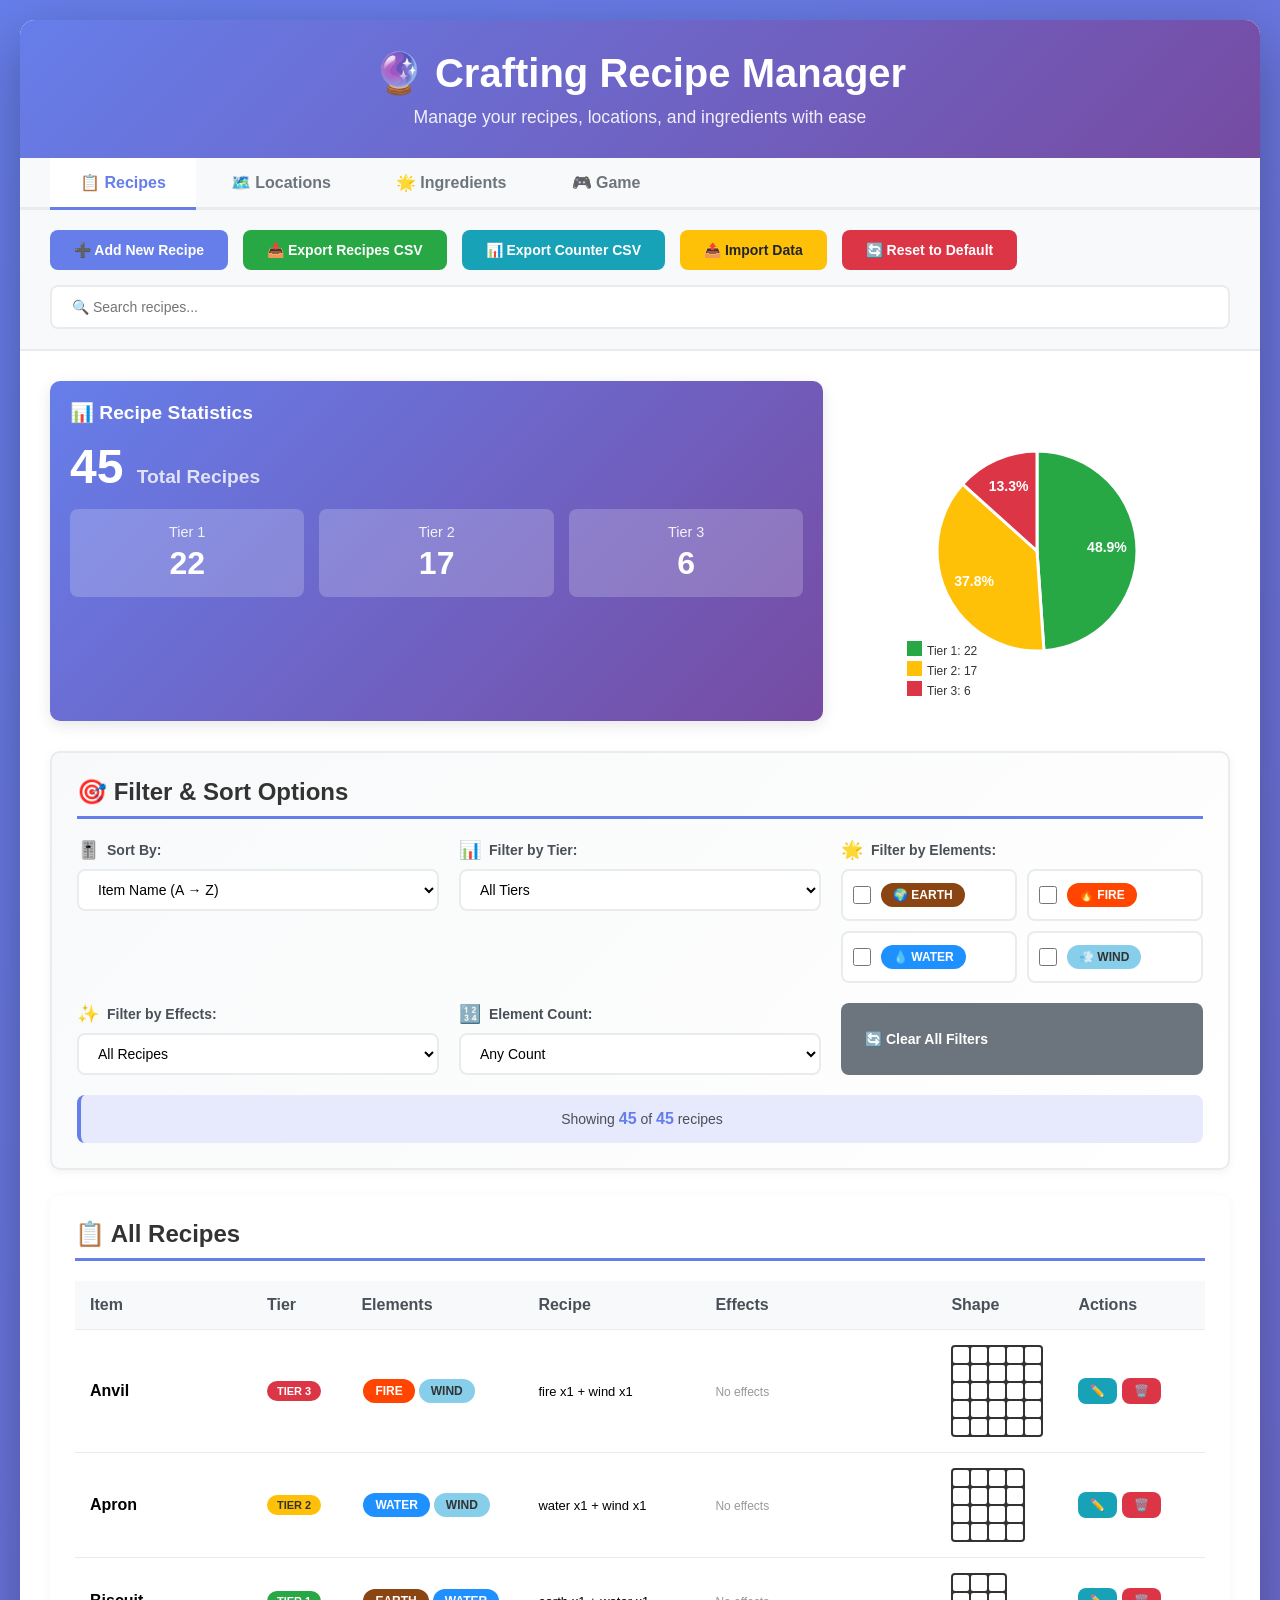
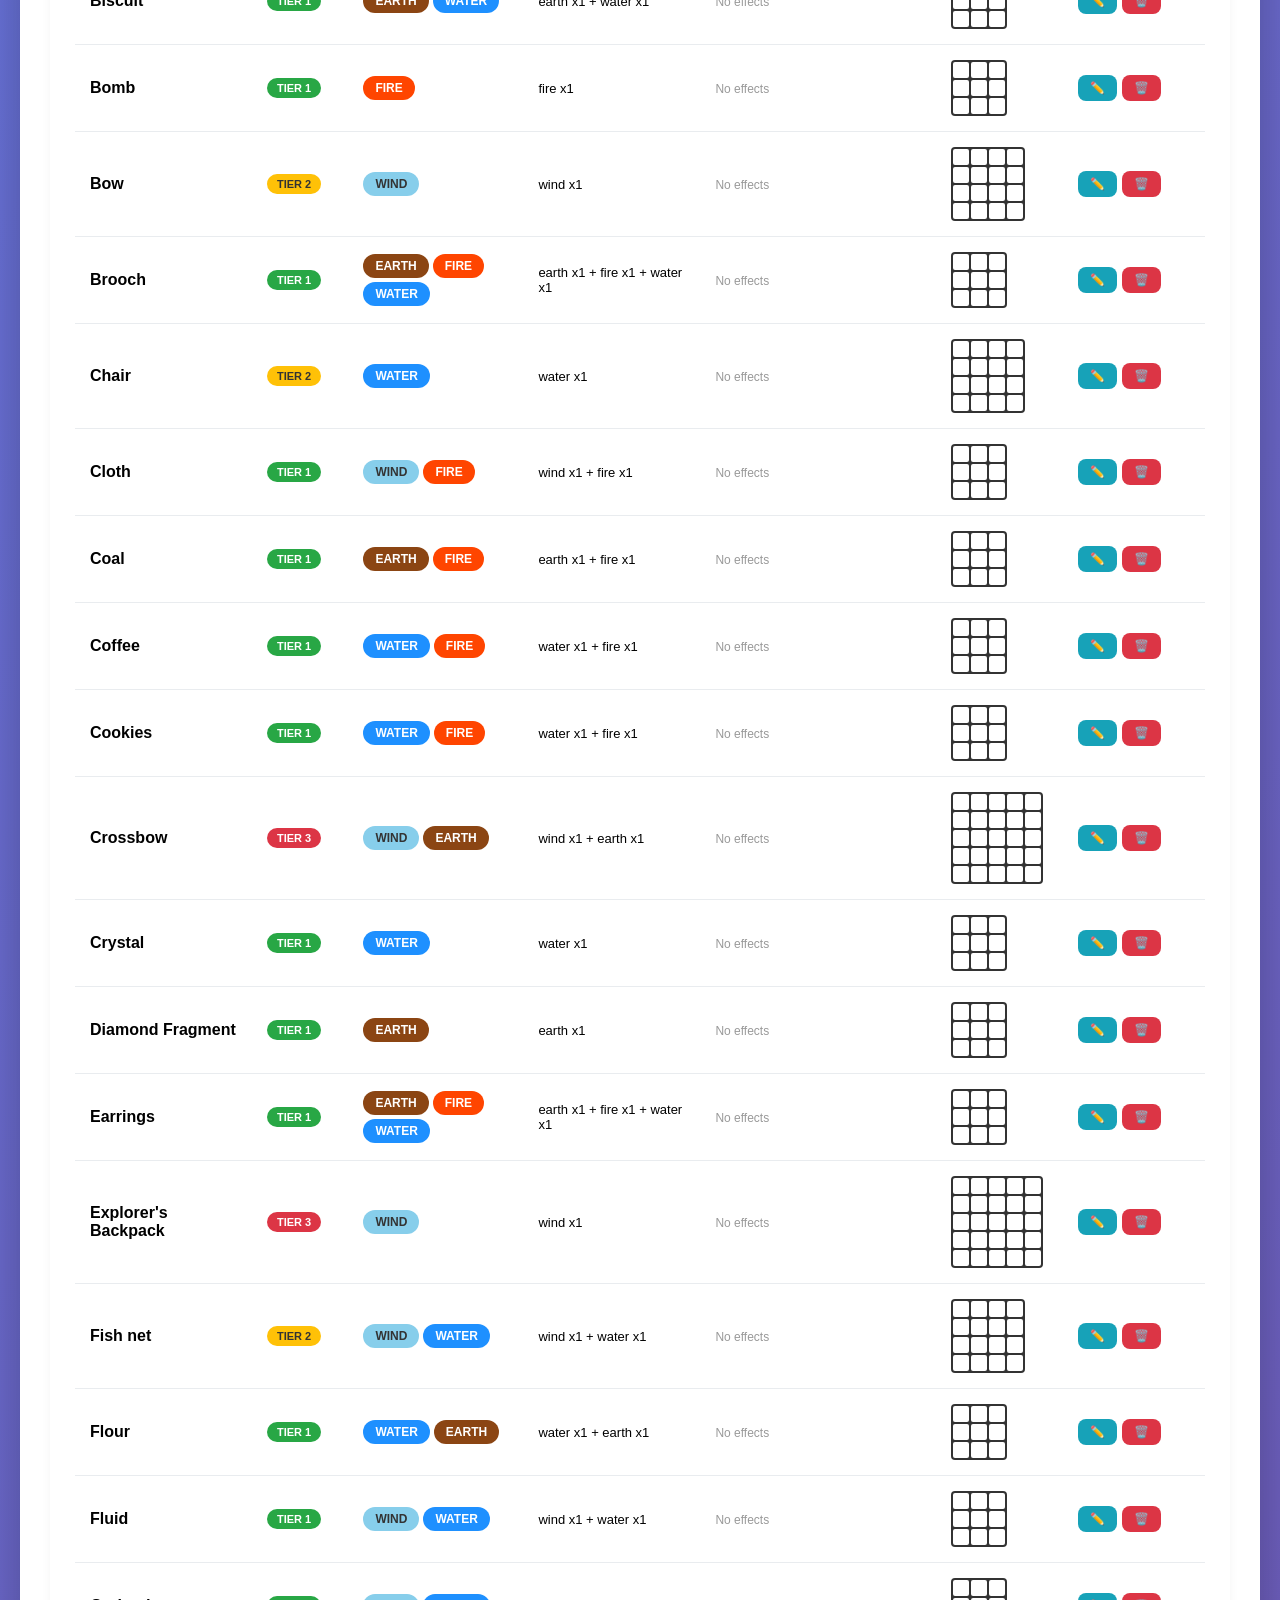
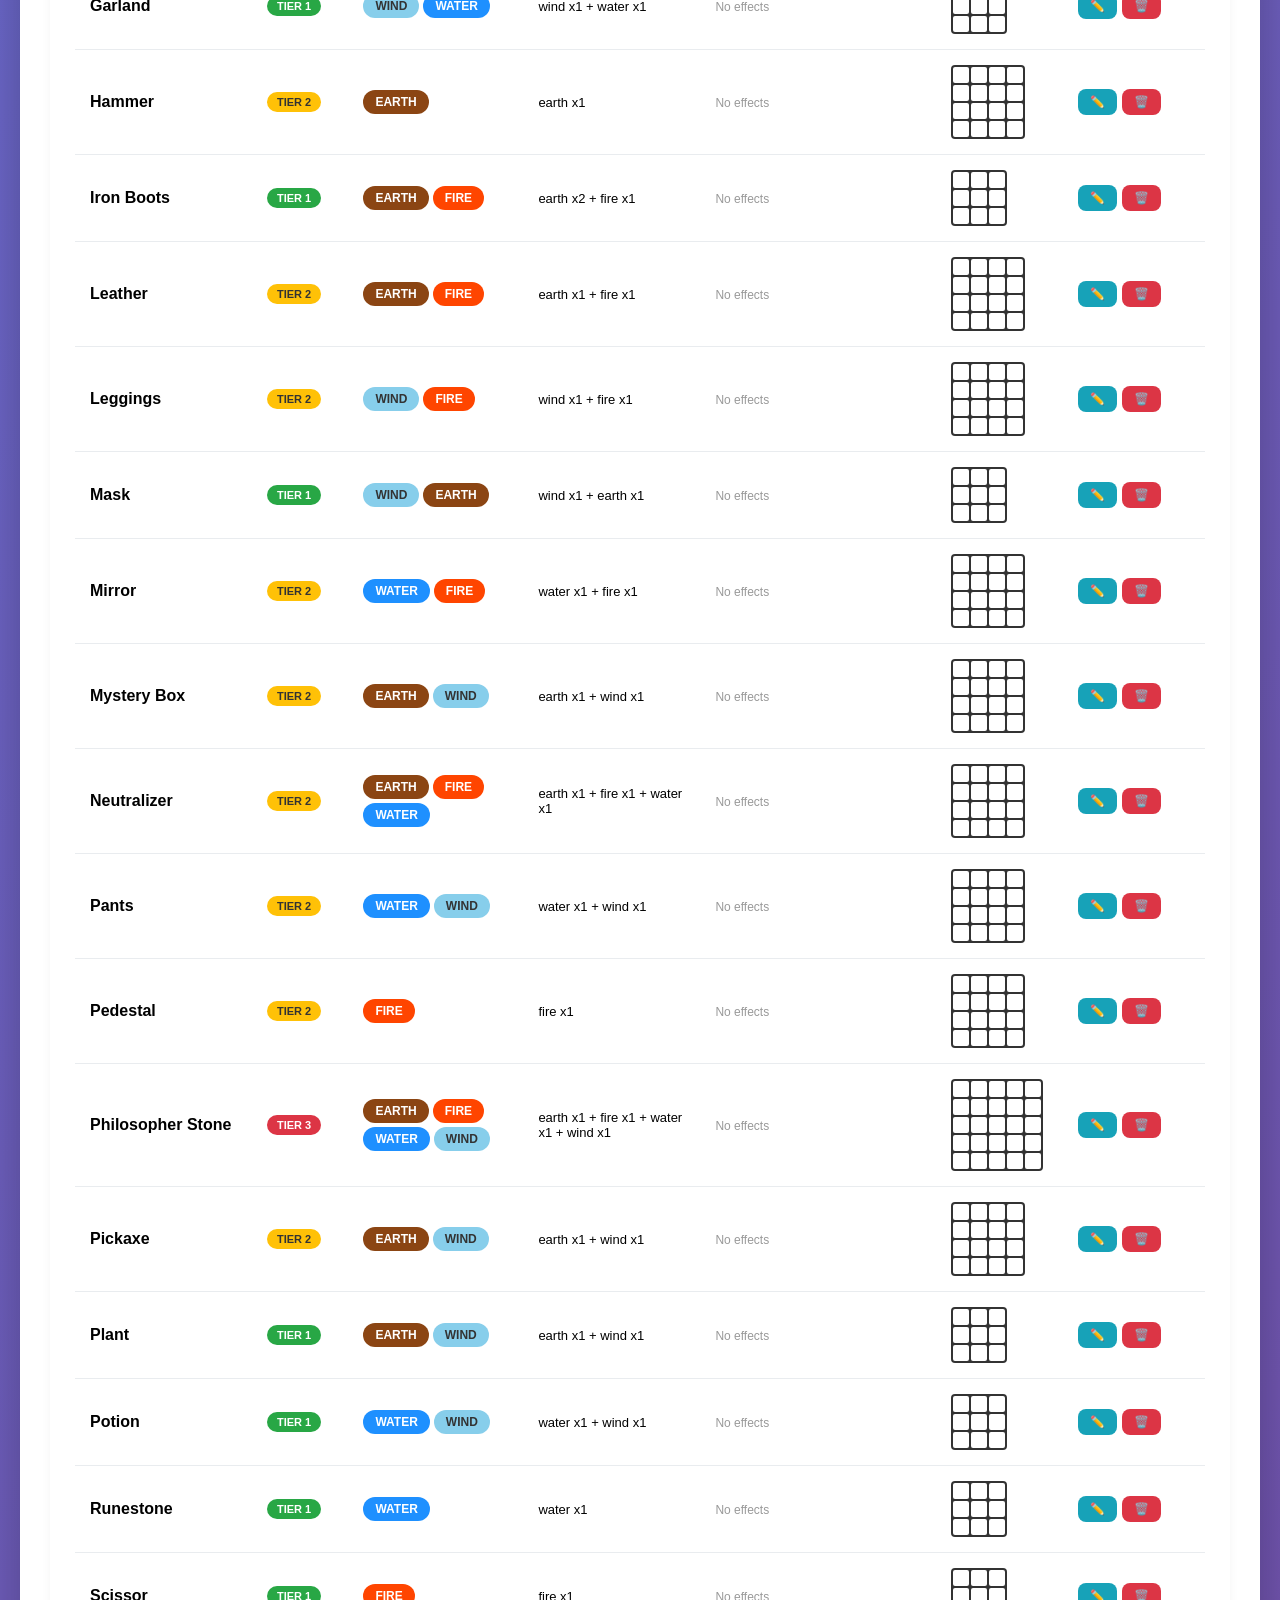
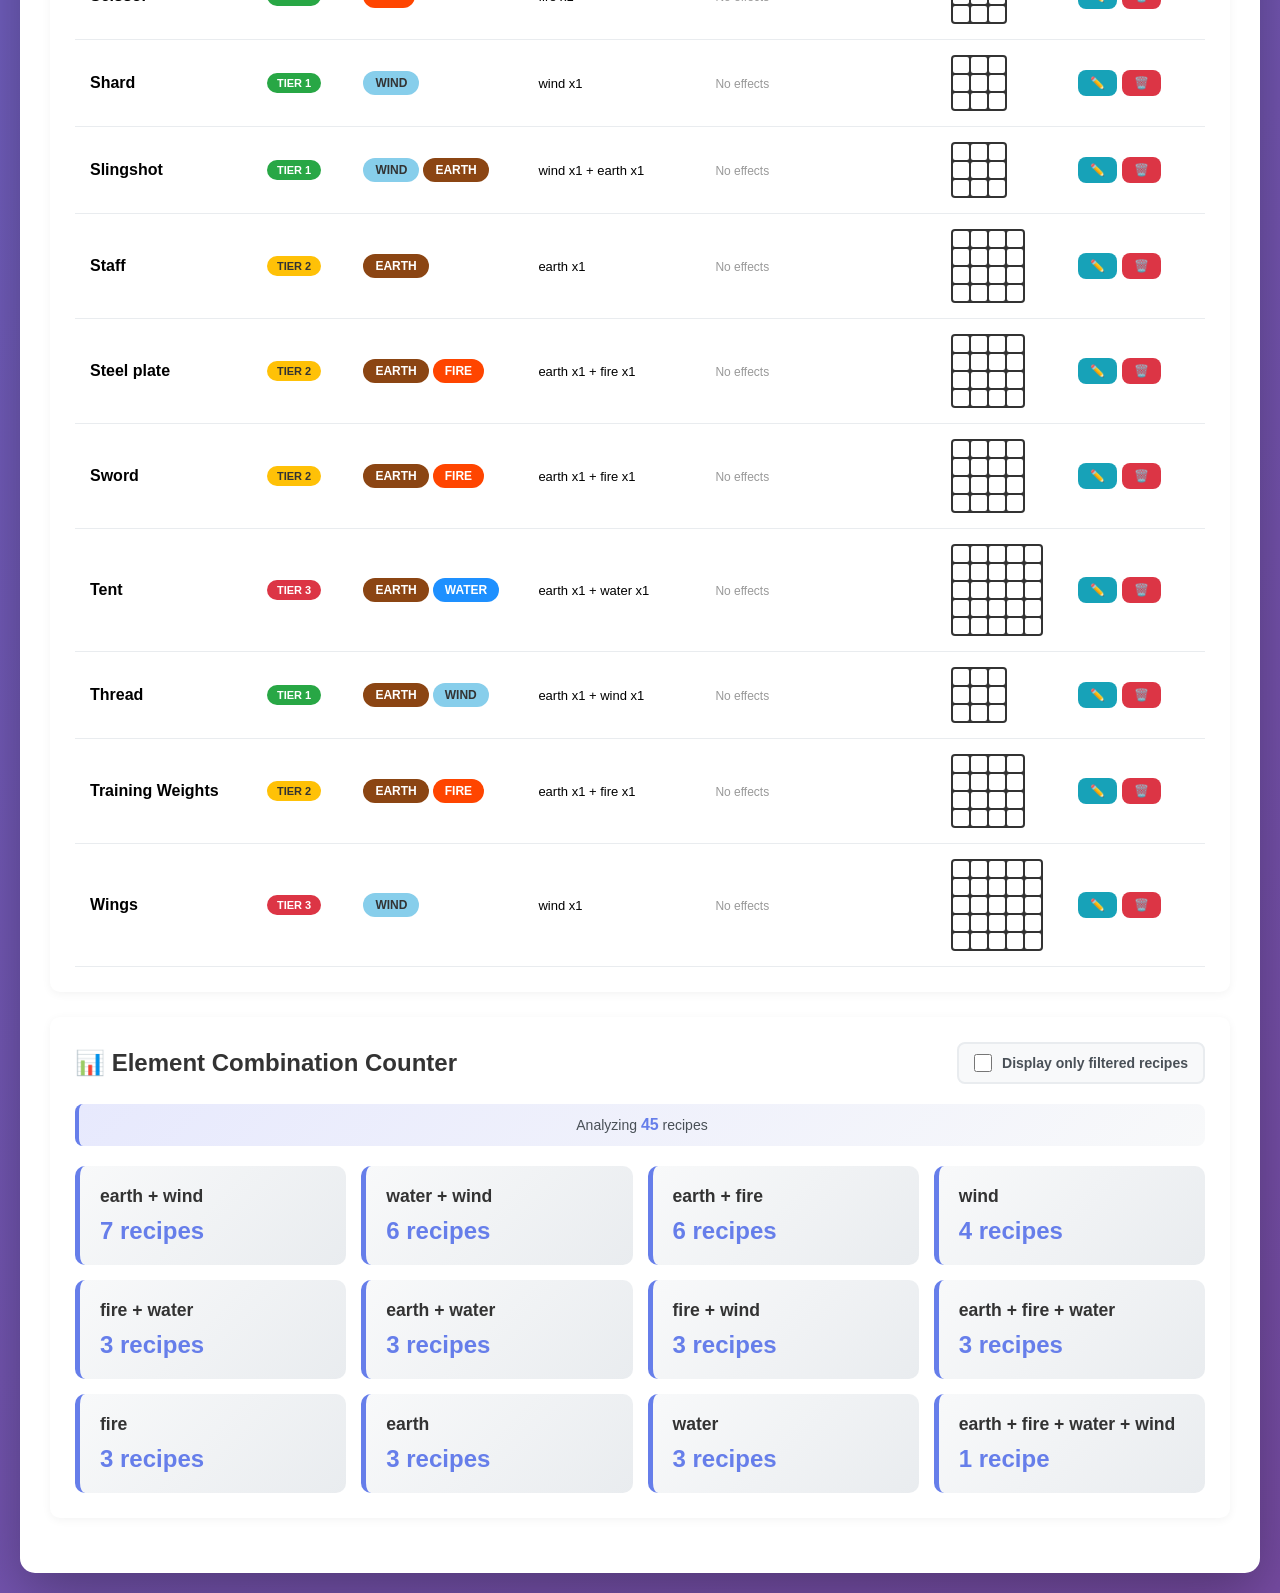
<file: index.html>
<!DOCTYPE html>
<html lang="en">
<head>
    <meta charset="UTF-8">
    <meta name="viewport" content="width=device-width, initial-scale=1.0">
    <title>Crafting Recipe Manager</title>
    <link rel="stylesheet" href="styles.css">
    <style>
        /* Tab Navigation Styles */
        .tab-navigation {
            display: flex;
            background: #f8f9fa;
            border-bottom: 3px solid #e9ecef;
            padding: 0 30px;
            gap: 5px;
        }

        .tab-button {
            padding: 15px 30px;
            border: none;
            background: transparent;
            font-size: 16px;
            font-weight: 600;
            cursor: pointer;
            color: #6c757d;
            border-bottom: 3px solid transparent;
            margin-bottom: -3px;
            transition: all 0.3s;
            display: flex;
            align-items: center;
            gap: 8px;
        }

        .tab-button:hover {
            color: #667eea;
            background: rgba(102, 126, 234, 0.05);
        }

        .tab-button.active {
            color: #667eea;
            border-bottom-color: #667eea;
            background: white;
        }

        .tab-content {
            display: none;
        }

        .tab-content.active {
            display: block;
        }

        /* Category Badge Styles */
        .category-badge {
            display: inline-block;
            padding: 4px 10px;
            border-radius: 15px;
            font-size: 11px;
            font-weight: 700;
            text-transform: uppercase;
        }

        .category-safe { background: #28a745; color: white; }
        .category-medium { background: #ffc107; color: #333; }
        .category-elite { background: #dc3545; color: white; }
        .category-start { background: #17a2b8; color: white; }
    </style>
</head>
<body>
    <div class="container">
        <header>
            <h1>🔮 Crafting Recipe Manager</h1>
            <p>Manage your recipes, locations, and ingredients with ease</p>
        </header>

        <!-- Tab Navigation -->
        <div class="tab-navigation">
            <button class="tab-button active" data-tab="recipes">
                📋 Recipes
            </button>
            <button class="tab-button" data-tab="locations">
                🗺️ Locations
            </button>
            <button class="tab-button" data-tab="ingredients">
                🌟 Ingredients
            </button>
            <button class="tab-button" data-tab="game">
                🎮 Game
            </button>
        </div>

        <!-- Recipes Tab Content -->
        <div id="recipes-tab" class="tab-content active">
            <div class="toolbar">
                <button class="btn btn-primary" onclick="recipesModule.openAddModal()">
                    ➕ Add New Recipe
                </button>
                <button class="btn btn-success" onclick="recipesModule.downloadRecipesCSV()">
                    📥 Export Recipes CSV
                </button>
                <button class="btn btn-info" onclick="recipesModule.downloadCounterCSV()">
                    📊 Export Counter CSV
                </button>
                <button class="btn btn-warning" onclick="recipesModule.importData()">
                    📤 Import Data
                </button>
                <button class="btn btn-danger" onclick="recipesModule.resetData()">
                    🔄 Reset to Default
                </button>
                <div class="search-box">
                    <input type="text" id="recipeSearchInput" placeholder="🔍 Search recipes..." oninput="recipesModule.applyFilters()">
                </div>
            </div>

            <div class="content">
                <div class="stats-grid">
                    <div class="stat-card">
                        <div class="stat-card-title">📊 Recipe Statistics</div>
                        <div style="font-size: 3em; font-weight: bold; margin: 10px 0;">
                            <span id="totalRecipes">0</span> 
                            <span style="font-size: 0.4em; opacity: 0.8;">Total Recipes</span>
                        </div>
                        <div class="tier-breakdown">
                            <div class="tier-stat">
                                <div class="tier-stat-label">Tier 1</div>
                                <div class="tier-stat-value" id="tier1Count">0</div>
                            </div>
                            <div class="tier-stat">
                                <div class="tier-stat-label">Tier 2</div>
                                <div class="tier-stat-value" id="tier2Count">0</div>
                            </div>
                            <div class="tier-stat">
                                <div class="tier-stat-label">Tier 3</div>
                                <div class="tier-stat-value" id="tier3Count">0</div>
                            </div>
                        </div>
                    </div>
                    <div class="chart-container">
                        <canvas id="pieChart"></canvas>
                    </div>
                </div>

                <!-- Filter and Sort Controls -->
                <div class="section filter-sort-section">
                    <h2 class="section-title">🎯 Filter & Sort Options</h2>
                    
                    <div class="filter-controls">
                        <div class="filter-group">
                            <label class="filter-label">
                                <span class="filter-icon">🎚️</span>
                                <span>Sort By:</span>
                            </label>
                            <select id="sortSelect" class="filter-select" onchange="recipesModule.applyFilters()">
                                <option value="name-asc">Item Name (A → Z)</option>
                                <option value="name-desc">Item Name (Z → A)</option>
                                <option value="tier-asc">Tier (1 → 3)</option>
                                <option value="tier-desc">Tier (3 → 1)</option>
                                <option value="elements-asc">Elements (Least → Most)</option>
                                <option value="elements-desc">Elements (Most → Least)</option>
                            </select>
                        </div>

                        <div class="filter-group">
                            <label class="filter-label">
                                <span class="filter-icon">📊</span>
                                <span>Filter by Tier:</span>
                            </label>
                            <select id="tierFilter" class="filter-select" onchange="recipesModule.applyFilters()">
                                <option value="all">All Tiers</option>
                                <option value="1">Tier 1 Only</option>
                                <option value="2">Tier 2 Only</option>
                                <option value="3">Tier 3 Only</option>
                            </select>
                        </div>

                        <div class="filter-group">
                            <label class="filter-label">
                                <span class="filter-icon">🌟</span>
                                <span>Filter by Elements:</span>
                            </label>
                            <div class="element-filters">
                                <label class="element-filter-item">
                                    <input type="checkbox" id="filterEarth" value="earth" onchange="recipesModule.applyFilters()">
                                    <span class="element earth">🌍 Earth</span>
                                </label>
                                <label class="element-filter-item">
                                    <input type="checkbox" id="filterFire" value="fire" onchange="recipesModule.applyFilters()">
                                    <span class="element fire">🔥 Fire</span>
                                </label>
                                <label class="element-filter-item">
                                    <input type="checkbox" id="filterWater" value="water" onchange="recipesModule.applyFilters()">
                                    <span class="element water">💧 Water</span>
                                </label>
                                <label class="element-filter-item">
                                    <input type="checkbox" id="filterWind" value="wind" onchange="recipesModule.applyFilters()">
                                    <span class="element wind">💨 Wind</span>
                                </label>
                            </div>
                        </div>

                        <div class="filter-group">
                            <label class="filter-label">
                                <span class="filter-icon">✨</span>
                                <span>Filter by Effects:</span>
                            </label>
                            <select id="effectsFilter" class="filter-select" onchange="recipesModule.applyFilters()">
                                <option value="all">All Recipes</option>
                                <option value="with-effects">With Effects Only</option>
                                <option value="no-effects">No Effects Only</option>
                            </select>
                        </div>

                        <div class="filter-group">
                            <label class="filter-label">
                                <span class="filter-icon">🔢</span>
                                <span>Element Count:</span>
                            </label>
                            <select id="elementCountFilter" class="filter-select" onchange="recipesModule.applyFilters()">
                                <option value="all">Any Count</option>
                                <option value="1">Single Element</option>
                                <option value="2">Two Elements</option>
                                <option value="3">Three Elements</option>
                                <option value="4">Four Elements</option>
                            </select>
                        </div>

                        <button class="btn btn-secondary" onclick="recipesModule.clearFilters()">
                            🔄 Clear All Filters
                        </button>
                    </div>

                    <div class="filter-status">
                        <span id="filterStatus">Showing <strong id="filteredCount">0</strong> of <strong id="totalCount">0</strong> recipes</span>
                    </div>
                </div>

                <div class="section">
                    <h2 class="section-title">📋 All Recipes</h2>
                    <div id="recipeTableContainer"></div>
                </div>

                <div class="section">
                    <div class="section-header-with-controls">
                        <h2 class="section-title">📊 Element Combination Counter</h2>
                        <label class="counter-filter-checkbox">
                            <input type="checkbox" id="counterFilterCheckbox" onchange="recipesModule.updateCounter()">
                            <span>Display only filtered recipes</span>
                        </label>
                    </div>
                    <div class="counter-stats" id="counterStats">
                        <span>Analyzing <strong id="counterRecipeCount">0</strong> recipes</span>
                    </div>
                    <div class="counter-grid" id="counterGrid"></div>
                </div>
            </div>
        </div>

        <!-- Locations Tab Content -->
        <div id="locations-tab" class="tab-content">
            <div class="toolbar">
                <button class="btn btn-primary" onclick="locationsModule.openAddModal()">
                    ➕ Add New Location
                </button>
                <button class="btn btn-success" onclick="locationsModule.exportCSV()">
                    📥 Export Locations CSV
                </button>
                <button class="btn btn-warning" onclick="locationsModule.importData()">
                    📤 Import Data
                </button>
                <button class="btn btn-danger" onclick="locationsModule.resetData()">
                    🔄 Reset to Default
                </button>
                <div class="search-box">
                    <input type="text" id="locationSearchInput" placeholder="🔍 Search locations..." oninput="locationsModule.applyFilters()">
                </div>
            </div>

            <div class="content">
                <div class="stats-grid">
                    <div class="stat-card">
                        <div class="stat-card-title">📊 Location Statistics</div>
                        <div style="font-size: 3em; font-weight: bold; margin: 10px 0;">
                            <span id="totalLocations">0</span> 
                            <span style="font-size: 0.4em; opacity: 0.8;">Total Locations</span>
                        </div>
                        <div class="tier-breakdown">
                            <div class="tier-stat">
                                <div class="tier-stat-label">Safe Zones</div>
                                <div class="tier-stat-value" id="safeCount">0</div>
                            </div>
                            <div class="tier-stat">
                                <div class="tier-stat-label">Medium Zones</div>
                                <div class="tier-stat-value" id="mediumCount">0</div>
                            </div>
                            <div class="tier-stat">
                                <div class="tier-stat-label">Elite Zones</div>
                                <div class="tier-stat-value" id="eliteCount">0</div>
                            </div>
                        </div>
                    </div>
                    <div class="chart-container">
                        <canvas id="locationPieChart"></canvas>
                    </div>
                </div>

                <!-- Filter Controls -->
                <div class="section filter-sort-section">
                    <h2 class="section-title">🎯 Filter & Sort Options</h2>
                    
                    <div class="filter-controls">
                        <div class="filter-group">
                            <label class="filter-label">
                                <span class="filter-icon">🎚️</span>
                                <span>Sort By:</span>
                            </label>
                            <select id="locationSortSelect" class="filter-select" onchange="locationsModule.applyFilters()">
                                <option value="name-asc">Zone Name (A → Z)</option>
                                <option value="name-desc">Zone Name (Z → A)</option>
                                <option value="category-asc">Category (A → Z)</option>
                            </select>
                        </div>

                        <div class="filter-group">
                            <label class="filter-label">
                                <span class="filter-icon">📊</span>
                                <span>Filter by Category:</span>
                            </label>
                            <select id="categoryFilter" class="filter-select" onchange="locationsModule.applyFilters()">
                                <option value="all">All Categories</option>
                                <option value="SAFE">Safe Zones</option>
                                <option value="MEDIUM">Medium Zones</option>
                                <option value="ELITE">Elite Zones</option>
                                <option value="START">Start Zone</option>
                            </select>
                        </div>

                        <button class="btn btn-secondary" onclick="locationsModule.clearFilters()">
                            🔄 Clear All Filters
                        </button>
                    </div>

                    <div class="filter-status">
                        <span>Showing <strong id="locationFilteredCount">0</strong> of <strong id="locationTotalCount">0</strong> locations</span>
                    </div>
                </div>

                <div class="section">
                    <h2 class="section-title">🗺️ All Locations</h2>
                    <div id="locationTableContainer"></div>
                </div>
            </div>
        </div>

        <!-- Ingredients Tab Content -->
        <div id="ingredients-tab" class="tab-content">
            <div class="toolbar">
                <button class="btn btn-primary" onclick="ingredientsModule.openAddModal()">
                    ➕ Add New Ingredient
                </button>
                <button class="btn btn-success" onclick="ingredientsModule.exportCSV()">
                    📥 Export Ingredients CSV
                </button>
                <button class="btn btn-warning" onclick="ingredientsModule.importData()">
                    📤 Import Data
                </button>
                <button class="btn btn-danger" onclick="ingredientsModule.resetData()">
                    🔄 Reset to Default
                </button>
                <div class="search-box">
                    <input type="text" id="ingredientSearchInput" placeholder="🔍 Search ingredients..." oninput="ingredientsModule.applyFilters()">
                </div>
            </div>

            <div class="content">
                <div class="stats-grid">
                    <div class="stat-card">
                        <div class="stat-card-title">📊 Ingredient Statistics</div>
                        <div style="font-size: 3em; font-weight: bold; margin: 10px 0;">
                            <span id="totalIngredients">0</span> 
                            <span style="font-size: 0.4em; opacity: 0.8;">Total Ingredients</span>
                        </div>
                        <div class="tier-breakdown">
                            <div class="tier-stat">
                                <div class="tier-stat-label">Fire</div>
                                <div class="tier-stat-value" id="fireIngCount">0</div>
                            </div>
                            <div class="tier-stat">
                                <div class="tier-stat-label">Water</div>
                                <div class="tier-stat-value" id="waterIngCount">0</div>
                            </div>
                            <div class="tier-stat">
                                <div class="tier-stat-label">Earth</div>
                                <div class="tier-stat-value" id="earthIngCount">0</div>
                            </div>
                            <div class="tier-stat">
                                <div class="tier-stat-label">Wind</div>
                                <div class="tier-stat-value" id="windIngCount">0</div>
                            </div>
                        </div>
                    </div>
                    <div class="chart-container">
                        <canvas id="ingredientPieChart"></canvas>
                    </div>
                </div>

                <!-- Filter Controls -->
                <div class="section filter-sort-section">
                    <h2 class="section-title">🎯 Filter & Sort Options</h2>
                    
                    <div class="filter-controls">
                        <div class="filter-group">
                            <label class="filter-label">
                                <span class="filter-icon">🎚️</span>
                                <span>Sort By:</span>
                            </label>
                            <select id="ingredientSortSelect" class="filter-select" onchange="ingredientsModule.applyFilters()">
                                <option value="name-asc">Name (A → Z)</option>
                                <option value="name-desc">Name (Z → A)</option>
                                <option value="size-asc">Size (Small → Huge)</option>
                                <option value="cost-asc">Cost (Low → High)</option>
                                <option value="cost-desc">Cost (High → Low)</option>
                            </select>
                        </div>

                        <div class="filter-group">
                            <label class="filter-label">
                                <span class="filter-icon">📏</span>
                                <span>Filter by Size:</span>
                            </label>
                            <select id="sizeFilter" class="filter-select" onchange="ingredientsModule.applyFilters()">
                                <option value="all">All Sizes</option>
                                <option value="Small">Small</option>
                                <option value="Medium">Medium</option>
                                <option value="Large">Large</option>
                                <option value="Huge">Huge</option>
                            </select>
                        </div>

                        <div class="filter-group">
                            <label class="filter-label">
                                <span class="filter-icon">🌟</span>
                                <span>Filter by Element:</span>
                            </label>
                            <select id="elementTypeFilter" class="filter-select" onchange="ingredientsModule.applyFilters()">
                                <option value="all">All Elements</option>
                                <option value="fire">Fire Only</option>
                                <option value="water">Water Only</option>
                                <option value="earth">Earth Only</option>
                                <option value="wind">Wind Only</option>
                            </select>
                        </div>

                        <button class="btn btn-secondary" onclick="ingredientsModule.clearFilters()">
                            🔄 Clear All Filters
                        </button>
                    </div>

                    <div class="filter-status">
                        <span>Showing <strong id="ingredientFilteredCount">0</strong> of <strong id="ingredientTotalCount">0</strong> ingredients</span>
                    </div>
                </div>

                <div class="section">
                    <h2 class="section-title">🌟 All Ingredients</h2>
                    <div id="ingredientTableContainer"></div>
                </div>
            </div>
        </div>

        <!-- Game Tab Content -->
        <div id="game-tab" class="tab-content">
            <!-- Game Setup Modal -->
            <div id="gameSetupModal" class="modal" style="display: none;">
                <div class="modal-content">
                    <div class="modal-header">
                        <h2>🎮 Game Setup</h2>
                        <button class="close" onclick="gameModule.closeSetup()">&times;</button>
                    </div>
                    <div class="modal-body">
                        <div class="form-group">
                            <label for="numPlayers">Number of Players *</label>
                            <input type="number" id="numPlayers" min="1" max="6" value="2" required>
                        </div>
                        <div class="form-group">
                            <label for="startingAP">Starting AP per Turn *</label>
                            <input type="number" id="startingAP" min="1" max="20" value="6" required>
                        </div>
                        <div style="display: flex; gap: 10px; margin-top: 30px;">
                            <button class="btn btn-primary" onclick="gameModule.startNewGame()" style="flex: 1;">
                                🎮 Start Game
                            </button>
                            <button class="btn btn-danger" onclick="gameModule.closeSetup()" style="flex: 1;">
                                ❌ Cancel
                            </button>
                        </div>
                    </div>
                </div>
            </div>

            <!-- Game Header -->
            <div class="game-header">
                <div class="game-status">
                    <div class="status-item">
                        <span class="status-label">Current Player:</span>
                        <span class="status-value" id="currentPlayerName">Player 1</span>
                    </div>
                    <div class="status-item">
                        <span class="status-label">AP Remaining:</span>
                        <span class="status-value" id="currentAP">6</span>
                    </div>
                    <div class="status-item">
                        <span class="status-label">Turn:</span>
                        <span class="status-value" id="turnNumber">1</span>
                    </div>
                </div>
                <div class="game-controls">
                    <button class="btn btn-primary" onclick="gameModule.openSetup()">
                        🎮 New Game
                    </button>
                    <button class="btn btn-warning" onclick="gameModule.resetGame()">
                        🔄 Reset
                    </button>
                </div>
            </div>

            <!-- Game Content - Split Screen -->
            <div class="game-container">
                <!-- Left Side - Map -->
                <div class="game-left-panel">
                    <div class="map-section">
                        <h3 class="panel-title">🗺️ Game Map</h3>
                        <div id="gameCanvas" class="game-canvas"></div>
                    </div>
                    
                    <div class="current-tile-info">
                        <h3 class="panel-title">📍 Current Location Info</h3>
                        <div id="currentTileDetails" class="tile-details">
                            <p>Select a tile to view details</p>
                        </div>
                    </div>
                </div>

                <!-- Right Side - Actions and Inventory -->
                <div class="game-right-panel">
                    <!-- Movement Controls -->
                    <div class="action-section">
                        <h3 class="panel-title">🧭 Movement (1 AP each)</h3>
                        <div class="hex-movement-grid">
                            <button class="movement-btn movement-n" onclick="gameModule.move('n')" id="moveN">
                                <span class="dir-label">N</span>
                            </button>
                            <button class="movement-btn movement-nw" onclick="gameModule.move('nw')" id="moveNW">
                                <span class="dir-label">NW</span>
                            </button>
                            <button class="movement-btn movement-ne" onclick="gameModule.move('ne')" id="moveNE">
                                <span class="dir-label">NE</span>
                            </button>
                            <div class="movement-center">
                                <div class="player-icon">👤</div>
                            </div>
                            <button class="movement-btn movement-sw" onclick="gameModule.move('sw')" id="moveSW">
                                <span class="dir-label">SW</span>
                            </button>
                            <button class="movement-btn movement-se" onclick="gameModule.move('se')" id="moveSE">
                                <span class="dir-label">SE</span>
                            </button>
                            <button class="movement-btn movement-s" onclick="gameModule.move('s')" id="moveS">
                                <span class="dir-label">S</span>
                            </button>
                        </div>
                    </div>

                    <!-- Gather Actions -->
                    <div class="action-section">
                        <h3 class="panel-title">🌾 Gather Actions</h3>
                        <div class="gather-info" id="gatherInfo">
                            <p class="info-text">Times Gathered: <span id="gatherCount">0</span> / <span id="gatherLimit">0</span></p>
                        </div>
                        <button class="btn btn-success btn-large" onclick="gameModule.gatherResources()" id="gatherBtn">
                            🌾 Gather Resources (2 AP)
                        </button>
                    </div>

                    <!-- Player Inventory -->
                    <div class="action-section">
                        <h3 class="panel-title">🎒 Basket (<span id="basketCount">0</span>/8)</h3>
                        <div class="basket-grid" id="basketGrid">
                            <!-- Basket items will be populated here -->
                        </div>
                    </div>

                    <!-- End Turn -->
                    <div class="action-section">
                        <button class="btn btn-primary btn-large" onclick="gameModule.endTurn()">
                            ⏭️ End Turn
                        </button>
                    </div>

                    <!-- All Players Info -->
                    <div class="action-section">
                        <h3 class="panel-title">👥 All Players</h3>
                        <div id="allPlayersInfo" class="players-list">
                            <!-- Players list will be populated here -->
                        </div>
                    </div>
                </div>
            </div>
        </div>
    </div>

    <!-- Recipe Modal -->
    <div id="recipeModal" class="modal">
        <div class="modal-content">
            <div class="modal-header">
                <h2 id="recipeModalTitle">Add New Recipe</h2>
                <button class="close" onclick="recipesModule.closeModal()">&times;</button>
            </div>
            <div class="modal-body">
                <form id="recipeForm" onsubmit="recipesModule.saveRecipe(event)">
                    <input type="hidden" id="recipeEditIndex" value="-1">
                    
                    <div class="form-group">
                        <label for="itemName">Item Name *</label>
                        <input type="text" id="itemName" required placeholder="Enter item name">
                    </div>

                    <div class="form-group">
                        <label for="itemTier">Tier *</label>
                        <select id="itemTier" required onchange="recipesModule.updateShapeGrid()">
                            <option value="1">Tier 1 (3x3 Grid)</option>
                            <option value="2">Tier 2 (4x4 Grid)</option>
                            <option value="3">Tier 3 (5x5 Grid)</option>
                        </select>
                    </div>

                    <div class="form-group">
                        <label>Elements & Amounts *</label>
                        <div class="checkbox-group">
                            <label class="checkbox-label" id="earthLabel">
                                <input type="checkbox" name="elements" value="earth" onchange="recipesModule.toggleElementCheckbox(this)">
                                <span>🌍 Earth</span>
                                <input type="number" id="earthAmount" min="1" max="99" value="1" placeholder="Qty" disabled>
                            </label>
                            <label class="checkbox-label" id="fireLabel">
                                <input type="checkbox" name="elements" value="fire" onchange="recipesModule.toggleElementCheckbox(this)">
                                <span>🔥 Fire</span>
                                <input type="number" id="fireAmount" min="1" max="99" value="1" placeholder="Qty" disabled>
                            </label>
                            <label class="checkbox-label" id="waterLabel">
                                <input type="checkbox" name="elements" value="water" onchange="recipesModule.toggleElementCheckbox(this)">
                                <span>💧 Water</span>
                                <input type="number" id="waterAmount" min="1" max="99" value="1" placeholder="Qty" disabled>
                            </label>
                            <label class="checkbox-label" id="windLabel">
                                <input type="checkbox" name="elements" value="wind" onchange="recipesModule.toggleElementCheckbox(this)">
                                <span>💨 Wind</span>
                                <input type="number" id="windAmount" min="1" max="99" value="1" placeholder="Qty" disabled>
                            </label>
                        </div>
                    </div>

                    <div class="form-group">
                        <label>Effects (Optional)</label>
                        <div class="effects-inputs">
                            <div class="effect-input">
                                <label>Effect 1 ★</label>
                                <input type="text" id="effect1" placeholder="Enter effect description">
                            </div>
                            <div class="effect-input">
                                <label>Effect 2 ★</label>
                                <input type="text" id="effect2" placeholder="Enter effect description">
                            </div>
                            <div class="effect-input">
                                <label>Effect 3 ★</label>
                                <input type="text" id="effect3" placeholder="Enter effect description">
                            </div>
                        </div>
                    </div>

                    <div class="shape-editor">
                        <div class="shape-editor-title">
                            <span>🎨 Recipe Shape Pattern</span>
                            <button type="button" class="clear-shape-btn" onclick="recipesModule.clearShape()">
                                Clear Pattern
                            </button>
                        </div>
                        <div style="text-align: center;">
                            <div id="shapeEditorGrid" class="shape-editor-grid"></div>
                        </div>
                    </div>

                    <div style="display: flex; gap: 10px; margin-top: 30px;">
                        <button type="submit" class="btn btn-primary" style="flex: 1;">
                            💾 Save Recipe
                        </button>
                        <button type="button" class="btn btn-danger" onclick="recipesModule.closeModal()" style="flex: 1;">
                            ❌ Cancel
                        </button>
                    </div>
                </form>
            </div>
        </div>
    </div>

    <!-- Location Modal -->
    <div id="locationModal" class="modal">
        <div class="modal-content">
            <div class="modal-header">
                <h2 id="locationModalTitle">Add New Location</h2>
                <button class="close" onclick="locationsModule.closeModal()">&times;</button>
            </div>
            <div class="modal-body">
                <form id="locationForm" onsubmit="locationsModule.saveLocation(event)">
                    <input type="hidden" id="locationEditIndex" value="-1">
                    
                    <div class="form-group">
                        <label for="locationCategory">Category *</label>
                        <select id="locationCategory" required>
                            <option value="SAFE">Safe Zone</option>
                            <option value="MEDIUM">Medium Zone</option>
                            <option value="ELITE">Elite Zone</option>
                            <option value="START">Start Zone</option>
                        </select>
                    </div>

                    <div class="form-group">
                        <label for="zoneName">Zone Name *</label>
                        <input type="text" id="zoneName" required placeholder="Enter zone name">
                    </div>

                    <div class="form-group">
                        <label for="primaryElements">Primary Elements</label>
                        <input type="text" id="primaryElements" placeholder="e.g., Fire + Water">
                    </div>

                    <div class="form-group">
                        <label for="gatherAction">Gather Action</label>
                        <textarea id="gatherAction" placeholder="Describe the gathering action"></textarea>
                    </div>

                    <div class="form-group">
                        <label for="specialAction">Special / Study Action</label>
                        <textarea id="specialAction" placeholder="Describe the special action"></textarea>
                    </div>

                    <div class="form-group">
                        <label for="penalty">Penalty</label>
                        <input type="text" id="penalty" placeholder="e.g., None">
                    </div>

                    <div class="form-group">
                        <label for="playerLimit">Player Limit</label>
                        <input type="text" id="playerLimit" placeholder="e.g., Max 3">
                    </div>

                    <div class="form-group">
                        <label for="gatherLimit">Gather Limit</label>
                        <input type="text" id="gatherLimit" placeholder="e.g., Max 1">
                    </div>

                    <div style="display: flex; gap: 10px; margin-top: 30px;">
                        <button type="submit" class="btn btn-primary" style="flex: 1;">
                            💾 Save Location
                        </button>
                        <button type="button" class="btn btn-danger" onclick="locationsModule.closeModal()" style="flex: 1;">
                            ❌ Cancel
                        </button>
                    </div>
                </form>
            </div>
        </div>
    </div>

    <!-- Ingredient Modal -->
    <div id="ingredientModal" class="modal">
        <div class="modal-content">
            <div class="modal-header">
                <h2 id="ingredientModalTitle">Add New Ingredient</h2>
                <button class="close" onclick="ingredientsModule.closeModal()">&times;</button>
            </div>
            <div class="modal-body">
                <form id="ingredientForm" onsubmit="ingredientsModule.saveIngredient(event)">
                    <input type="hidden" id="ingredientEditIndex" value="-1">
                    
                    <div class="form-group">
                        <label for="ingredientSize">Size *</label>
                        <select id="ingredientSize" required>
                            <option value="Small">Small</option>
                            <option value="Medium">Medium</option>
                            <option value="Large">Large</option>
                            <option value="Huge">Huge</option>
                        </select>
                    </div>

                    <div class="form-group">
                        <label for="ingredientQty">Quantity per Deck *</label>
                        <input type="number" id="ingredientQty" required min="0" max="99" placeholder="e.g., 10">
                    </div>

                    <div class="form-group">
                        <label for="ingredientCost">Cost Structure *</label>
                        <input type="number" id="ingredientCost" required min="1" max="10" placeholder="e.g., 1">
                    </div>

                    <div class="form-group">
                        <label for="fireName">Fire Name *</label>
                        <input type="text" id="fireName" required placeholder="e.g., Oil">
                    </div>

                    <div class="form-group">
                        <label for="waterName">Water Name *</label>
                        <input type="text" id="waterName" required placeholder="e.g., Bucket of Water">
                    </div>

                    <div class="form-group">
                        <label for="earthName">Earth Name *</label>
                        <input type="text" id="earthName" required placeholder="e.g., Herb">
                    </div>

                    <div class="form-group">
                        <label for="windName">Wind Name *</label>
                        <input type="text" id="windName" required placeholder="e.g., Jar of Clean Air">
                    </div>

                    <div class="shape-editor">
                        <div class="shape-editor-title">
                            <span>🎨 Ingredient Shape (3x3 Grid)</span>
                            <button type="button" class="clear-shape-btn" onclick="ingredientsModule.clearShape()">
                                Clear Pattern
                            </button>
                        </div>
                        <div style="text-align: center;">
                            <div id="ingredientShapeEditorGrid" class="shape-editor-grid"></div>
                        </div>
                    </div>

                    <div style="display: flex; gap: 10px; margin-top: 30px;">
                        <button type="submit" class="btn btn-primary" style="flex: 1;">
                            💾 Save Ingredient
                        </button>
                        <button type="button" class="btn btn-danger" onclick="ingredientsModule.closeModal()" style="flex: 1;">
                            ❌ Cancel
                        </button>
                    </div>
                </form>
            </div>
        </div>
    </div>

    <!-- Toast Notification -->
    <div id="toast" class="toast"></div>

    <!-- Load Scripts -->
    <script src="recipes.js"></script>
    <script src="locations.js"></script>
    <script src="ingredients.js"></script>
    <script src="game.js"></script>
    <script src="app.js"></script>
</body>
</html>
</file>
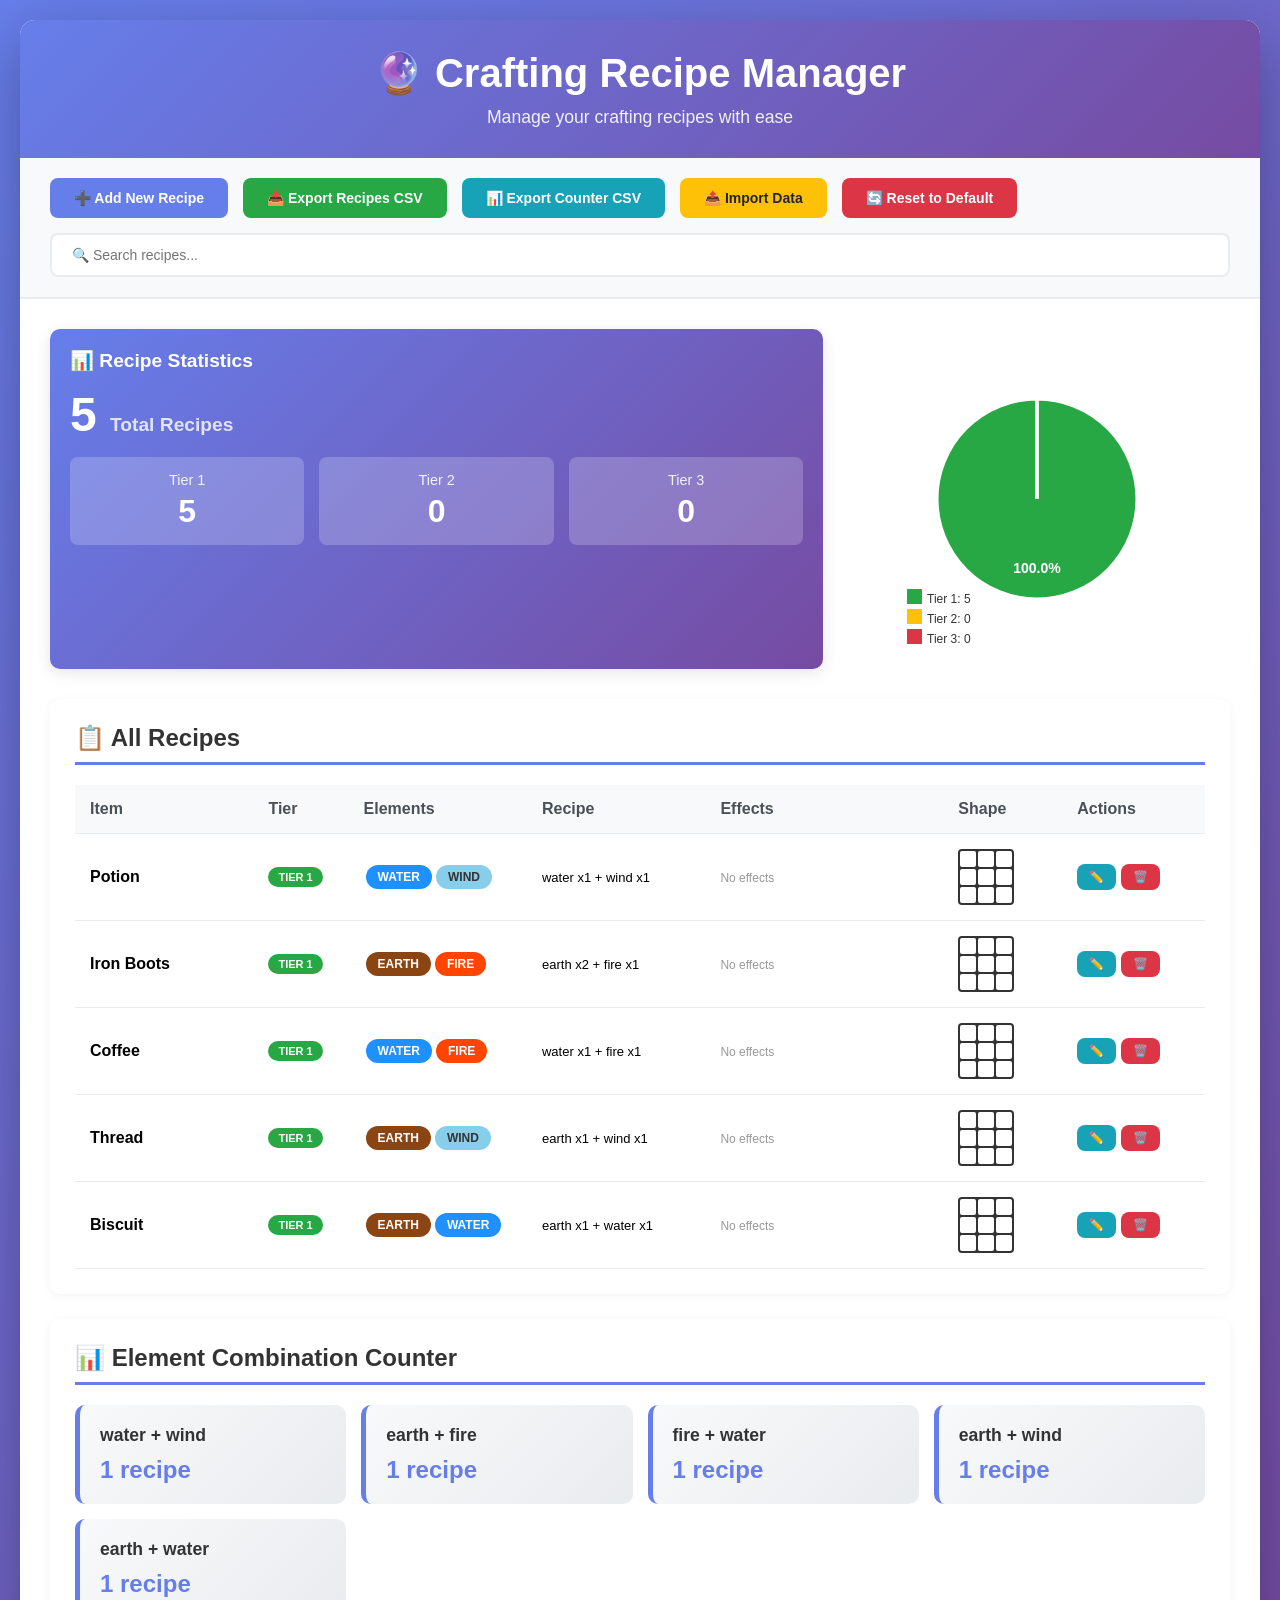
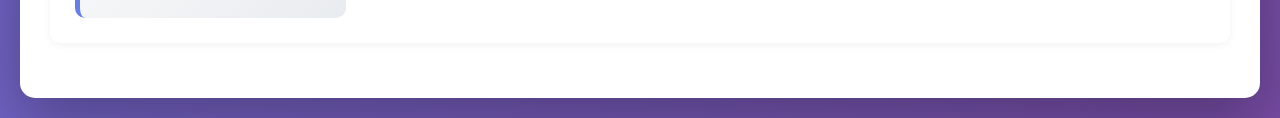
<file: crafting_recipe.html>
<!DOCTYPE html>
<html lang="en">
<head>
    <meta charset="UTF-8">
    <meta name="viewport" content="width=device-width, initial-scale=1.0">
    <title>Crafting Recipe Manager</title>
    <style>
        * {
            margin: 0;
            padding: 0;
            box-sizing: border-box;
        }

        body {
            font-family: 'Segoe UI', Tahoma, Geneva, Verdana, sans-serif;
            background: linear-gradient(135deg, #667eea 0%, #764ba2 100%);
            min-height: 100vh;
            padding: 20px;
        }

        .container {
            max-width: 1800px;
            margin: 0 auto;
            background: white;
            border-radius: 15px;
            box-shadow: 0 20px 60px rgba(0,0,0,0.3);
            overflow: hidden;
        }

        header {
            background: linear-gradient(135deg, #667eea 0%, #764ba2 100%);
            color: white;
            padding: 30px;
            text-align: center;
        }

        header h1 {
            font-size: 2.5em;
            margin-bottom: 10px;
        }

        header p {
            opacity: 0.9;
            font-size: 1.1em;
        }

        .toolbar {
            padding: 20px 30px;
            background: #f8f9fa;
            border-bottom: 2px solid #e9ecef;
            display: flex;
            gap: 15px;
            flex-wrap: wrap;
            align-items: center;
        }

        .btn {
            padding: 12px 24px;
            border: none;
            border-radius: 8px;
            font-size: 14px;
            font-weight: 600;
            cursor: pointer;
            transition: all 0.3s;
            display: inline-flex;
            align-items: center;
            gap: 8px;
        }

        .btn:hover {
            transform: translateY(-2px);
            box-shadow: 0 4px 12px rgba(0,0,0,0.15);
        }

        .btn-primary {
            background: #667eea;
            color: white;
        }

        .btn-primary:hover {
            background: #5568d3;
        }

        .btn-success {
            background: #28a745;
            color: white;
        }

        .btn-success:hover {
            background: #218838;
        }

        .btn-info {
            background: #17a2b8;
            color: white;
        }

        .btn-info:hover {
            background: #138496;
        }

        .btn-danger {
            background: #dc3545;
            color: white;
        }

        .btn-danger:hover {
            background: #c82333;
        }

        .btn-warning {
            background: #ffc107;
            color: #212529;
        }

        .btn-warning:hover {
            background: #e0a800;
        }

        .btn-sm {
            padding: 6px 12px;
            font-size: 12px;
        }

        .content {
            padding: 30px;
        }

        .stats-grid {
            display: grid;
            grid-template-columns: 2fr 1fr;
            gap: 20px;
            margin-bottom: 30px;
        }

        .stat-card {
            background: linear-gradient(135deg, #667eea 0%, #764ba2 100%);
            color: white;
            padding: 20px;
            border-radius: 10px;
            box-shadow: 0 4px 15px rgba(0,0,0,0.1);
        }

        .stat-card-title {
            font-size: 1.2em;
            margin-bottom: 15px;
            font-weight: 600;
        }

        .tier-breakdown {
            display: grid;
            grid-template-columns: repeat(3, 1fr);
            gap: 15px;
            margin-top: 15px;
        }

        .tier-stat {
            background: rgba(255,255,255,0.2);
            padding: 15px;
            border-radius: 8px;
            text-align: center;
        }

        .tier-stat-label {
            font-size: 0.9em;
            opacity: 0.9;
            margin-bottom: 5px;
        }

        .tier-stat-value {
            font-size: 2em;
            font-weight: bold;
        }

        .chart-container {
            background: white;
            padding: 20px;
            border-radius: 10px;
            display: flex;
            align-items: center;
            justify-content: center;
        }

        .section {
            background: white;
            border-radius: 10px;
            padding: 25px;
            margin-bottom: 25px;
            box-shadow: 0 2px 10px rgba(0,0,0,0.05);
        }

        .section-title {
            font-size: 1.5em;
            color: #333;
            margin-bottom: 20px;
            padding-bottom: 10px;
            border-bottom: 3px solid #667eea;
        }

        table {
            width: 100%;
            border-collapse: collapse;
            margin-top: 15px;
        }

        th, td {
            padding: 15px;
            text-align: left;
            border-bottom: 1px solid #e9ecef;
        }

        th {
            background: #f8f9fa;
            font-weight: 600;
            color: #495057;
            position: sticky;
            top: 0;
        }

        tr:hover {
            background: #f8f9fa;
        }

        .element {
            display: inline-block;
            padding: 5px 12px;
            margin: 2px;
            border-radius: 20px;
            font-size: 12px;
            font-weight: 600;
            text-transform: uppercase;
        }

        .element-with-amount {
            display: inline-flex;
            align-items: center;
            gap: 5px;
        }

        .element-amount {
            background: rgba(0,0,0,0.2);
            padding: 2px 6px;
            border-radius: 10px;
            font-size: 11px;
        }

        .earth { background: #8B4513; color: white; }
        .fire { background: #FF4500; color: white; }
        .water { background: #1E90FF; color: white; }
        .wind { background: #87CEEB; color: #333; }

        .tier-badge {
            display: inline-block;
            padding: 4px 10px;
            border-radius: 15px;
            font-size: 11px;
            font-weight: 700;
            text-transform: uppercase;
        }

        .tier-1 { background: #28a745; color: white; }
        .tier-2 { background: #ffc107; color: #333; }
        .tier-3 { background: #dc3545; color: white; }

        .effects-list {
            list-style: none;
            padding: 0;
            margin: 0;
        }

        .effects-list li {
            padding: 3px 0;
            font-size: 13px;
            color: #495057;
        }

        .effects-list li:before {
            content: "★ ";
            color: #ffc107;
        }

        .shape-grid {
            display: inline-grid;
            gap: 2px;
            background: #333;
            padding: 2px;
            border-radius: 4px;
        }

        .shape-cell {
            width: 16px;
            height: 16px;
            background: white;
            border-radius: 2px;
        }

        .shape-cell.filled {
            background: #FF8C00;
        }

        .modal {
            display: none;
            position: fixed;
            z-index: 1000;
            left: 0;
            top: 0;
            width: 100%;
            height: 100%;
            background: rgba(0,0,0,0.6);
            animation: fadeIn 0.3s;
            overflow-y: auto;
        }

        @keyframes fadeIn {
            from { opacity: 0; }
            to { opacity: 1; }
        }

        .modal-content {
            background: white;
            margin: 3% auto;
            padding: 0;
            border-radius: 15px;
            width: 90%;
            max-width: 900px;
            box-shadow: 0 10px 40px rgba(0,0,0,0.3);
            animation: slideIn 0.3s;
        }

        @keyframes slideIn {
            from {
                transform: translateY(-50px);
                opacity: 0;
            }
            to {
                transform: translateY(0);
                opacity: 1;
            }
        }

        .modal-header {
            background: linear-gradient(135deg, #667eea 0%, #764ba2 100%);
            color: white;
            padding: 20px 30px;
            border-radius: 15px 15px 0 0;
            display: flex;
            justify-content: space-between;
            align-items: center;
        }

        .modal-header h2 {
            font-size: 1.5em;
        }

        .close {
            color: white;
            font-size: 28px;
            font-weight: bold;
            cursor: pointer;
            background: none;
            border: none;
            padding: 0;
            width: 30px;
            height: 30px;
            display: flex;
            align-items: center;
            justify-content: center;
            border-radius: 50%;
            transition: background 0.3s;
        }

        .close:hover {
            background: rgba(255,255,255,0.2);
        }

        .modal-body {
            padding: 30px;
            max-height: 70vh;
            overflow-y: auto;
        }

        .form-group {
            margin-bottom: 20px;
        }

        .form-group label {
            display: block;
            margin-bottom: 8px;
            font-weight: 600;
            color: #495057;
        }

        .form-group input, .form-group select, .form-group textarea {
            width: 100%;
            padding: 12px;
            border: 2px solid #e9ecef;
            border-radius: 8px;
            font-size: 14px;
            transition: border-color 0.3s;
        }

        .form-group textarea {
            resize: vertical;
            min-height: 80px;
        }

        .form-group input:focus, .form-group select:focus, .form-group textarea:focus {
            outline: none;
            border-color: #667eea;
        }

        .checkbox-group {
            display: grid;
            grid-template-columns: 1fr;
            gap: 10px;
            margin-top: 10px;
        }

        .checkbox-label {
            display: flex;
            align-items: center;
            gap: 10px;
            padding: 10px;
            border: 2px solid #e9ecef;
            border-radius: 8px;
            cursor: pointer;
            transition: all 0.3s;
        }

        .checkbox-label:hover {
            border-color: #667eea;
            background: #f8f9fa;
        }

        .checkbox-label input[type="checkbox"] {
            margin: 0;
            width: auto;
        }

        .checkbox-label input[type="number"] {
            width: 80px;
            padding: 6px;
            border: 2px solid #e9ecef;
            border-radius: 5px;
            margin-left: auto;
        }

        .checkbox-label.checked {
            border-color: #667eea;
            background: #e7e9fd;
        }

        .shape-editor {
            margin-top: 15px;
            padding: 20px;
            background: #f8f9fa;
            border-radius: 10px;
            border: 2px solid #e9ecef;
        }

        .shape-editor-title {
            font-weight: 600;
            margin-bottom: 15px;
            color: #333;
            display: flex;
            justify-content: space-between;
            align-items: center;
        }

        .shape-editor-grid {
            display: inline-grid;
            gap: 4px;
            background: #333;
            padding: 4px;
            border-radius: 8px;
            box-shadow: 0 4px 10px rgba(0,0,0,0.2);
        }

        .shape-editor-cell {
            width: 40px;
            height: 40px;
            background: white;
            border-radius: 4px;
            cursor: pointer;
            transition: all 0.2s;
            border: 2px solid transparent;
        }

        .shape-editor-cell:hover {
            border-color: #667eea;
            transform: scale(1.05);
        }

        .shape-editor-cell.active {
            background: #FF8C00;
            box-shadow: inset 0 2px 4px rgba(0,0,0,0.2);
        }

        .effects-inputs {
            display: grid;
            gap: 10px;
        }

        .effect-input {
            display: flex;
            align-items: center;
            gap: 10px;
        }

        .effect-input label {
            min-width: 80px;
            margin: 0;
        }

        .effect-input input {
            flex: 1;
        }

        .counter-grid {
            display: grid;
            grid-template-columns: repeat(auto-fill, minmax(250px, 1fr));
            gap: 15px;
        }

        .counter-card {
            background: linear-gradient(135deg, #f8f9fa 0%, #e9ecef 100%);
            padding: 20px;
            border-radius: 10px;
            border-left: 5px solid #667eea;
            transition: transform 0.3s;
        }

        .counter-card:hover {
            transform: translateX(5px);
        }

        .counter-combo {
            font-weight: 600;
            color: #333;
            margin-bottom: 10px;
            font-size: 1.1em;
        }

        .counter-count {
            font-size: 1.5em;
            color: #667eea;
            font-weight: bold;
        }

        .search-box {
            flex: 1;
            min-width: 250px;
        }

        .search-box input {
            width: 100%;
            padding: 12px 20px;
            border: 2px solid #e9ecef;
            border-radius: 8px;
            font-size: 14px;
        }

        .search-box input:focus {
            outline: none;
            border-color: #667eea;
        }

        .empty-state {
            text-align: center;
            padding: 60px 20px;
            color: #6c757d;
        }

        .toast {
            position: fixed;
            bottom: 30px;
            right: 30px;
            background: #28a745;
            color: white;
            padding: 15px 25px;
            border-radius: 8px;
            box-shadow: 0 4px 15px rgba(0,0,0,0.2);
            display: none;
            animation: slideInRight 0.3s;
            z-index: 2000;
        }

        @keyframes slideInRight {
            from {
                transform: translateX(100%);
            }
            to {
                transform: translateX(0);
            }
        }

        .action-buttons {
            display: flex;
            gap: 5px;
        }

        .clear-shape-btn {
            background: #dc3545;
            color: white;
            border: none;
            padding: 6px 12px;
            border-radius: 5px;
            cursor: pointer;
            font-size: 12px;
            font-weight: 600;
            transition: background 0.3s;
        }

        .clear-shape-btn:hover {
            background: #c82333;
        }

        #pieChart {
            max-width: 300px;
            max-height: 300px;
        }

        @media (max-width: 768px) {
            .stats-grid {
                grid-template-columns: 1fr;
            }

            .toolbar {
                flex-direction: column;
                align-items: stretch;
            }

            .btn {
                width: 100%;
                justify-content: center;
            }

            .search-box {
                width: 100%;
            }

            table {
                font-size: 12px;
            }

            th, td {
                padding: 10px;
            }

            .shape-editor-cell {
                width: 30px;
                height: 30px;
            }
        }
    </style>
</head>
<body>
    <div class="container">
        <header>
            <h1>🔮 Crafting Recipe Manager</h1>
            <p>Manage your crafting recipes with ease</p>
        </header>

        <div class="toolbar">
            <button class="btn btn-primary" onclick="openAddModal()">
                ➕ Add New Recipe
            </button>
            <button class="btn btn-success" onclick="downloadRecipesCSV()">
                📥 Export Recipes CSV
            </button>
            <button class="btn btn-info" onclick="downloadCounterCSV()">
                📊 Export Counter CSV
            </button>
            <button class="btn btn-warning" onclick="importData()">
                📤 Import Data
            </button>
            <button class="btn btn-danger" onclick="resetData()">
                🔄 Reset to Default
            </button>
            <div class="search-box">
                <input type="text" id="searchInput" placeholder="🔍 Search recipes..." oninput="filterRecipes()">
            </div>
        </div>

        <div class="content">
            <div class="stats-grid">
                <div class="stat-card">
                    <div class="stat-card-title">📊 Recipe Statistics</div>
                    <div style="font-size: 3em; font-weight: bold; margin: 10px 0;">
                        <span id="totalRecipes">0</span> <span style="font-size: 0.4em; opacity: 0.8;">Total Recipes</span>
                    </div>
                    <div class="tier-breakdown">
                        <div class="tier-stat">
                            <div class="tier-stat-label">Tier 1</div>
                            <div class="tier-stat-value" id="tier1Count">0</div>
                        </div>
                        <div class="tier-stat">
                            <div class="tier-stat-label">Tier 2</div>
                            <div class="tier-stat-value" id="tier2Count">0</div>
                        </div>
                        <div class="tier-stat">
                            <div class="tier-stat-label">Tier 3</div>
                            <div class="tier-stat-value" id="tier3Count">0</div>
                        </div>
                    </div>
                </div>
                <div class="chart-container">
                    <canvas id="pieChart"></canvas>
                </div>
            </div>

            <div class="section">
                <h2 class="section-title">📋 All Recipes</h2>
                <div id="recipeTableContainer"></div>
            </div>

            <div class="section">
                <h2 class="section-title">📊 Element Combination Counter</h2>
                <div class="counter-grid" id="counterGrid"></div>
            </div>
        </div>
    </div>

    <!-- Add/Edit Modal -->
    <div id="recipeModal" class="modal">
        <div class="modal-content">
            <div class="modal-header">
                <h2 id="modalTitle">Add New Recipe</h2>
                <button class="close" onclick="closeModal()">&times;</button>
            </div>
            <div class="modal-body">
                <form id="recipeForm" onsubmit="saveRecipe(event)">
                    <input type="hidden" id="editIndex" value="-1">
                    
                    <div class="form-group">
                        <label for="itemName">Item Name *</label>
                        <input type="text" id="itemName" required placeholder="Enter item name">
                    </div>

                    <div class="form-group">
                        <label for="itemTier">Tier *</label>
                        <select id="itemTier" required onchange="updateShapeGrid()">
                            <option value="1">Tier 1 (3x3 Grid)</option>
                            <option value="2">Tier 2 (4x4 Grid)</option>
                            <option value="3">Tier 3 (5x5 Grid)</option>
                        </select>
                    </div>

                    <div class="form-group">
                        <label>Elements & Amounts * (Check element and set amount needed)</label>
                        <div class="checkbox-group">
                            <label class="checkbox-label" id="earthLabel">
                                <input type="checkbox" name="elements" value="earth" onchange="toggleElementCheckbox(this)">
                                <span>🌍 Earth</span>
                                <input type="number" id="earthAmount" min="1" max="99" value="1" placeholder="Qty" disabled>
                            </label>
                            <label class="checkbox-label" id="fireLabel">
                                <input type="checkbox" name="elements" value="fire" onchange="toggleElementCheckbox(this)">
                                <span>🔥 Fire</span>
                                <input type="number" id="fireAmount" min="1" max="99" value="1" placeholder="Qty" disabled>
                            </label>
                            <label class="checkbox-label" id="waterLabel">
                                <input type="checkbox" name="elements" value="water" onchange="toggleElementCheckbox(this)">
                                <span>💧 Water</span>
                                <input type="number" id="waterAmount" min="1" max="99" value="1" placeholder="Qty" disabled>
                            </label>
                            <label class="checkbox-label" id="windLabel">
                                <input type="checkbox" name="elements" value="wind" onchange="toggleElementCheckbox(this)">
                                <span>💨 Wind</span>
                                <input type="number" id="windAmount" min="1" max="99" value="1" placeholder="Qty" disabled>
                            </label>
                        </div>
                    </div>

                    <div class="form-group">
                        <label>Effects (Optional)</label>
                        <div class="effects-inputs">
                            <div class="effect-input">
                                <label>Effect 1 ★</label>
                                <input type="text" id="effect1" placeholder="Enter effect description">
                            </div>
                            <div class="effect-input">
                                <label>Effect 2 ★</label>
                                <input type="text" id="effect2" placeholder="Enter effect description">
                            </div>
                            <div class="effect-input">
                                <label>Effect 3 ★</label>
                                <input type="text" id="effect3" placeholder="Enter effect description">
                            </div>
                        </div>
                    </div>

                    <div class="shape-editor">
                        <div class="shape-editor-title">
                            <span>🎨 Recipe Shape Pattern</span>
                            <button type="button" class="clear-shape-btn" onclick="clearShape()">
                                Clear Pattern
                            </button>
                        </div>
                        <div style="text-align: center;">
                            <div id="shapeEditorGrid" class="shape-editor-grid"></div>
                        </div>
                    </div>

                    <div style="display: flex; gap: 10px; margin-top: 30px;">
                        <button type="submit" class="btn btn-primary" style="flex: 1;">
                            💾 Save Recipe
                        </button>
                        <button type="button" class="btn btn-danger" onclick="closeModal()" style="flex: 1;">
                            ❌ Cancel
                        </button>
                    </div>
                </form>
            </div>
        </div>
    </div>

    <!-- Toast Notification -->
    <div id="toast" class="toast"></div>

    <script>
        const defaultRecipes = [
            { item: "Potion", elements: [{element: "water", amount: 1}, {element: "wind", amount: 1}], tier: 1, shape: [0,0,0,0,0,0,0,0,0], effects: ["", "", ""] },
            { item: "Iron Boots", elements: [{element: "earth", amount: 2}, {element: "fire", amount: 1}], tier: 1, shape: [0,0,0,0,0,0,0,0,0], effects: ["", "", ""] },
            { item: "Coffee", elements: [{element: "water", amount: 1}, {element: "fire", amount: 1}], tier: 1, shape: [0,0,0,0,0,0,0,0,0], effects: ["", "", ""] },
            { item: "Thread", elements: [{element: "earth", amount: 1}, {element: "wind", amount: 1}], tier: 1, shape: [0,0,0,0,0,0,0,0,0], effects: ["", "", ""] },
            { item: "Biscuit", elements: [{element: "earth", amount: 1}, {element: "water", amount: 1}], tier: 1, shape: [0,0,0,0,0,0,0,0,0], effects: ["", "", ""] },
        ];

        let recipes = [];
        let currentShape = [];
        let pieChart = null;

        function getGridSize(tier) {
            return tier === 1 ? 3 : tier === 2 ? 4 : 5;
        }

        function loadRecipes() {
            const saved = localStorage.getItem('craftingRecipes');
            recipes = saved ? JSON.parse(saved) : [...defaultRecipes];
            renderAll();
        }

        function saveToLocalStorage() {
            localStorage.setItem('craftingRecipes', JSON.stringify(recipes));
        }

        function renderAll() {
            renderRecipes();
            renderCounter();
            updateStats();
            renderPieChart();
        }

        function createShapeGrid(shape, tier) {
            const size = getGridSize(tier);
            const grid = document.createElement('div');
            grid.className = 'shape-grid';
            grid.style.gridTemplateColumns = `repeat(${size}, 16px)`;
            
            for (let i = 0; i < size * size; i++) {
                const cell = document.createElement('div');
                cell.className = 'shape-cell';
                if (shape[i] === 1) {
                    cell.classList.add('filled');
                }
                grid.appendChild(cell);
            }
            
            return grid;
        }

        function renderRecipes() {
            const container = document.getElementById('recipeTableContainer');
            const searchTerm = document.getElementById('searchInput').value.toLowerCase();
            
            const filteredRecipes = recipes.filter(r => 
                r.item.toLowerCase().includes(searchTerm) ||
                r.elements.some(e => e.element.toLowerCase().includes(searchTerm)) ||
                `tier ${r.tier}`.includes(searchTerm) ||
                r.effects.some(ef => ef.toLowerCase().includes(searchTerm))
            );

            if (filteredRecipes.length === 0) {
                container.innerHTML = `
                    <div class="empty-state">
                        <div style="font-size: 60px;">🔍</div>
                        <h3>No recipes found</h3>
                        <p>Try adjusting your search or add a new recipe</p>
                    </div>
                `;
                return;
            }

            let html = `
                <table>
                    <thead>
                        <tr>
                            <th style="width: 15%;">Item</th>
                            <th style="width: 8%;">Tier</th>
                            <th style="width: 15%;">Elements</th>
                            <th style="width: 15%;">Recipe</th>
                            <th style="width: 20%;">Effects</th>
                            <th style="width: 10%;">Shape</th>
                            <th style="width: 12%;">Actions</th>
                        </tr>
                    </thead>
                    <tbody>
            `;

            filteredRecipes.forEach((recipe, index) => {
                const actualIndex = recipes.findIndex(r => r === recipe);
                const elementsHtml = recipe.elements
                    .map(e => `<span class="element ${e.element}">${e.element}</span>`)
                    .join('');
                
                const recipeText = recipe.elements
                    .map(e => `${e.element} x${e.amount}`)
                    .join(' + ');
                
                const effectsHtml = recipe.effects.filter(e => e.trim()).length > 0 
                    ? `<ul class="effects-list">${recipe.effects.filter(e => e.trim()).map(e => `<li>${e}</li>`).join('')}</ul>`
                    : '<span style="color: #999; font-size: 12px;">No effects</span>';
                
                const shapeGridHtml = createShapeGrid(recipe.shape, recipe.tier).outerHTML;
                
                html += `
                    <tr>
                        <td><strong>${recipe.item}</strong></td>
                        <td><span class="tier-badge tier-${recipe.tier}">Tier ${recipe.tier}</span></td>
                        <td>${elementsHtml}</td>
                        <td style="font-size: 13px;">${recipeText}</td>
                        <td>${effectsHtml}</td>
                        <td>${shapeGridHtml}</td>
                        <td>
                            <div class="action-buttons">
                                <button class="btn btn-info btn-sm" onclick="editRecipe(${actualIndex})">
                                    ✏️
                                </button>
                                <button class="btn btn-danger btn-sm" onclick="deleteRecipe(${actualIndex})">
                                    🗑️
                                </button>
                            </div>
                        </td>
                    </tr>
                `;
            });

            html += '</tbody></table>';
            container.innerHTML = html;
        }

        function renderCounter() {
            const counterMap = {};
            
            recipes.forEach(recipe => {
                const combo = recipe.elements.map(e => e.element).slice().sort().join(' + ');
                counterMap[combo] = (counterMap[combo] || 0) + 1;
            });

            const sortedCombos = Object.entries(counterMap).sort((a, b) => b[1] - a[1]);
            const container = document.getElementById('counterGrid');
            
            container.innerHTML = sortedCombos.map(([combo, count]) => `
                <div class="counter-card">
                    <div class="counter-combo">${combo}</div>
                    <div class="counter-count">${count} recipe${count > 1 ? 's' : ''}</div>
                </div>
            `).join('');
        }

        function updateStats() {
            const tier1 = recipes.filter(r => r.tier === 1).length;
            const tier2 = recipes.filter(r => r.tier === 2).length;
            const tier3 = recipes.filter(r => r.tier === 3).length;

            document.getElementById('totalRecipes').textContent = recipes.length;
            document.getElementById('tier1Count').textContent = tier1;
            document.getElementById('tier2Count').textContent = tier2;
            document.getElementById('tier3Count').textContent = tier3;
        }

        function renderPieChart() {
            const tier1 = recipes.filter(r => r.tier === 1).length;
            const tier2 = recipes.filter(r => r.tier === 2).length;
            const tier3 = recipes.filter(r => r.tier === 3).length;

            const canvas = document.getElementById('pieChart');
            const ctx = canvas.getContext('2d');
            
            // Set canvas size
            canvas.width = 300;
            canvas.height = 300;
            
            const total = tier1 + tier2 + tier3;
            if (total === 0) {
                ctx.clearRect(0, 0, canvas.width, canvas.height);
                ctx.fillStyle = '#999';
                ctx.font = '16px Arial';
                ctx.textAlign = 'center';
                ctx.fillText('No recipes yet', canvas.width / 2, canvas.height / 2);
                return;
            }

            const centerX = canvas.width / 2;
            const centerY = canvas.height / 2;
            const radius = 100;
            
            const colors = ['#28a745', '#ffc107', '#dc3545'];
            const data = [tier1, tier2, tier3];
            const labels = ['Tier 1', 'Tier 2', 'Tier 3'];
            
            let currentAngle = -Math.PI / 2;
            
            // Clear canvas
            ctx.clearRect(0, 0, canvas.width, canvas.height);
            
            // Draw pie slices
            data.forEach((value, index) => {
                const sliceAngle = (value / total) * 2 * Math.PI;
                
                ctx.beginPath();
                ctx.moveTo(centerX, centerY);
                ctx.arc(centerX, centerY, radius, currentAngle, currentAngle + sliceAngle);
                ctx.closePath();
                ctx.fillStyle = colors[index];
                ctx.fill();
                ctx.strokeStyle = 'white';
                ctx.lineWidth = 3;
                ctx.stroke();
                
                // Draw percentage text
                if (value > 0) {
                    const percentage = ((value / total) * 100).toFixed(1);
                    const textAngle = currentAngle + sliceAngle / 2;
                    const textX = centerX + Math.cos(textAngle) * (radius * 0.7);
                    const textY = centerY + Math.sin(textAngle) * (radius * 0.7);
                    
                    ctx.fillStyle = 'white';
                    ctx.font = 'bold 14px Arial';
                    ctx.textAlign = 'center';
                    ctx.textBaseline = 'middle';
                    ctx.fillText(percentage + '%', textX, textY);
                }
                
                currentAngle += sliceAngle;
            });
            
            // Draw legend
            let legendY = 240;
            labels.forEach((label, index) => {
                ctx.fillStyle = colors[index];
                ctx.fillRect(20, legendY, 15, 15);
                ctx.fillStyle = '#333';
                ctx.font = '12px Arial';
                ctx.textAlign = 'left';
                ctx.fillText(`${label}: ${data[index]}`, 40, legendY + 11);
                legendY += 20;
            });
        }

        function updateShapeGrid() {
            const tier = parseInt(document.getElementById('itemTier').value);
            const size = getGridSize(tier);
            const totalCells = size * size;
            
            if (currentShape.length !== totalCells) {
                currentShape = new Array(totalCells).fill(0);
            }
            
            renderShapeEditor(size);
        }

        function renderShapeEditor(size) {
            const grid = document.getElementById('shapeEditorGrid');
            grid.innerHTML = '';
            grid.style.gridTemplateColumns = `repeat(${size}, 40px)`;
            
            for (let i = 0; i < size * size; i++) {
                const cell = document.createElement('div');
                cell.className = 'shape-editor-cell';
                if (currentShape[i] === 1) {
                    cell.classList.add('active');
                }
                cell.onclick = () => toggleShapeCell(i);
                grid.appendChild(cell);
            }
        }

        function toggleShapeCell(index) {
            currentShape[index] = currentShape[index] === 1 ? 0 : 1;
            const cells = document.querySelectorAll('.shape-editor-cell');
            cells[index].classList.toggle('active');
        }

        function clearShape() {
            currentShape = currentShape.map(() => 0);
            document.querySelectorAll('.shape-editor-cell').forEach(cell => {
                cell.classList.remove('active');
            });
            showToast('Shape pattern cleared!', 'warning');
        }

        function toggleElementCheckbox(checkbox) {
            const label = checkbox.parentElement;
            const amountInput = label.querySelector('input[type="number"]');
            
            if (checkbox.checked) {
                label.classList.add('checked');
                amountInput.disabled = false;
            } else {
                label.classList.remove('checked');
                amountInput.disabled = true;
            }
        }

        function filterRecipes() {
            renderRecipes();
        }

        function openAddModal() {
            document.getElementById('modalTitle').textContent = 'Add New Recipe';
            document.getElementById('recipeForm').reset();
            document.getElementById('editIndex').value = '-1';
            document.getElementById('itemTier').value = '1';
            
            // Reset element checkboxes and amounts
            document.querySelectorAll('.checkbox-label').forEach(label => {
                label.classList.remove('checked');
                const amountInput = label.querySelector('input[type="number"]');
                if (amountInput) {
                    amountInput.disabled = true;
                    amountInput.value = 1;
                }
            });
            
            // Reset effects
            document.getElementById('effect1').value = '';
            document.getElementById('effect2').value = '';
            document.getElementById('effect3').value = '';
            
            currentShape = new Array(9).fill(0);
            updateShapeGrid();
            
            document.getElementById('recipeModal').style.display = 'block';
        }

        function editRecipe(index) {
            const recipe = recipes[index];
            document.getElementById('modalTitle').textContent = 'Edit Recipe';
            document.getElementById('itemName').value = recipe.item;
            document.getElementById('itemTier').value = recipe.tier;
            document.getElementById('editIndex').value = index;
            
            // Reset all checkboxes first
            document.querySelectorAll('.checkbox-label').forEach(label => {
                const checkbox = label.querySelector('input[type="checkbox"]');
                const amountInput = label.querySelector('input[type="number"]');
                checkbox.checked = false;
                label.classList.remove('checked');
                amountInput.disabled = true;
                amountInput.value = 1;
            });
            
            // Set element checkboxes and amounts
            recipe.elements.forEach(el => {
                const checkbox = document.querySelector(`input[name="elements"][value="${el.element}"]`);
                if (checkbox) {
                    checkbox.checked = true;
                    const label = checkbox.parentElement;
                    label.classList.add('checked');
                    const amountInput = document.getElementById(`${el.element}Amount`);
                    amountInput.disabled = false;
                    amountInput.value = el.amount;
                }
            });
            
            // Set effects
            document.getElementById('effect1').value = recipe.effects[0] || '';
            document.getElementById('effect2').value = recipe.effects[1] || '';
            document.getElementById('effect3').value = recipe.effects[2] || '';
            
            currentShape = [...recipe.shape];
            updateShapeGrid();
            
            document.getElementById('recipeModal').style.display = 'block';
        }

        function deleteRecipe(index) {
            if (confirm(`Are you sure you want to delete "${recipes[index].item}"?`)) {
                recipes.splice(index, 1);
                saveToLocalStorage();
                renderAll();
                showToast('Recipe deleted successfully!', 'danger');
            }
        }

        function closeModal() {
            document.getElementById('recipeModal').style.display = 'none';
        }

        function saveRecipe(event) {
            event.preventDefault();
            
            const itemName = document.getElementById('itemName').value.trim();
            const tier = parseInt(document.getElementById('itemTier').value);
            
            const elements = [];
            document.querySelectorAll('input[name="elements"]:checked').forEach(checkbox => {
                const element = checkbox.value;
                const amount = parseInt(document.getElementById(`${element}Amount`).value) || 1;
                elements.push({ element, amount });
            });
            
            if (elements.length === 0) {
                alert('Please select at least one element!');
                return;
            }

            const effects = [
                document.getElementById('effect1').value.trim(),
                document.getElementById('effect2').value.trim(),
                document.getElementById('effect3').value.trim()
            ];

            const editIndex = parseInt(document.getElementById('editIndex').value);
            const recipe = {
                item: itemName,
                elements: elements,
                tier: tier,
                shape: [...currentShape],
                effects: effects
            };

            if (editIndex >= 0) {
                recipes[editIndex] = recipe;
                showToast('Recipe updated successfully!');
            } else {
                recipes.push(recipe);
                showToast('Recipe added successfully!');
            }

            saveToLocalStorage();
            renderAll();
            closeModal();
        }

        function downloadRecipesCSV() {
            let csv = 'Item,Tier,Elements,Recipe,Effect 1,Effect 2,Effect 3,Shape\n';
            recipes.forEach(recipe => {
                const elements = recipe.elements.map(e => e.element).join(' ');
                const recipeText = recipe.elements.map(e => `${e.element} x${e.amount}`).join(' + ');
                const shapeText = recipe.shape.join('');
                const effects = recipe.effects.map(e => `"${e}"`).join(',');
                csv += `"${recipe.item}",${recipe.tier},"${elements}","${recipeText}",${effects},"${shapeText}"\n`;
            });
            downloadCSV(csv, 'crafting_recipes.csv');
            showToast('Recipes CSV downloaded!');
        }

        function downloadCounterCSV() {
            const counterMap = {};
            recipes.forEach(recipe => {
                const combo = recipe.elements.map(e => e.element).slice().sort().join(' + ');
                counterMap[combo] = (counterMap[combo] || 0) + 1;
            });

            const sortedCombos = Object.entries(counterMap).sort((a, b) => b[1] - a[1]);
            
            let csv = 'Element Combination,Count\n';
            sortedCombos.forEach(([combo, count]) => {
                csv += `"${combo}",${count}\n`;
            });
            
            downloadCSV(csv, 'element_combination_counter.csv');
            showToast('Counter CSV downloaded!');
        }

        function downloadCSV(content, filename) {
            const blob = new Blob([content], { type: 'text/csv;charset=utf-8;' });
            const link = document.createElement('a');
            const url = URL.createObjectURL(blob);
            link.setAttribute('href', url);
            link.setAttribute('download', filename);
            link.style.visibility = 'hidden';
            document.body.appendChild(link);
            link.click();
            document.body.removeChild(link);
        }

        function importData() {
            const input = document.createElement('input');
            input.type = 'file';
            input.accept = '.json';
            input.onchange = (e) => {
                const file = e.target.files[0];
                const reader = new FileReader();
                reader.onload = (event) => {
                    try {
                        const data = JSON.parse(event.target.result);
                        if (Array.isArray(data) && data.every(r => r.item && r.elements && r.tier && r.shape && r.effects)) {
                            if (confirm('This will replace all current recipes. Continue?')) {
                                recipes = data;
                                saveToLocalStorage();
                                renderAll();
                                showToast('Data imported successfully!');
                            }
                        } else {
                            alert('Invalid file format!');
                        }
                    } catch (error) {
                        alert('Error reading file: ' + error.message);
                    }
                };
                reader.readAsText(file);
            };
            input.click();
        }

        function resetData() {
            if (confirm('This will reset all recipes to default. Continue?')) {
                recipes = [...defaultRecipes];
                saveToLocalStorage();
                renderAll();
                showToast('Data reset to default!', 'warning');
            }
        }

        function showToast(message, type = 'success') {
            const toast = document.getElementById('toast');
            toast.textContent = message;
            toast.style.background = type === 'danger' ? '#dc3545' : 
                                     type === 'warning' ? '#ffc107' : '#28a745';
            toast.style.display = 'block';
            setTimeout(() => {
                toast.style.display = 'none';
            }, 3000);
        }

        window.onclick = function(event) {
            const modal = document.getElementById('recipeModal');
            if (event.target === modal) {
                closeModal();
            }
        }

        loadRecipes();
    </script>
</body>
</html>
</file>
<file: styles.css>
/* Reset and Base Styles */
* {
    margin: 0;
    padding: 0;
    box-sizing: border-box;
}

body {
    font-family: 'Segoe UI', Tahoma, Geneva, Verdana, sans-serif;
    background: linear-gradient(135deg, #667eea 0%, #764ba2 100%);
    min-height: 100vh;
    padding: 20px;
}

/* Container */
.container {
    max-width: 1800px;
    margin: 0 auto;
    background: white;
    border-radius: 15px;
    box-shadow: 0 20px 60px rgba(0,0,0,0.3);
    overflow: hidden;
}

/* Header */
header {
    background: linear-gradient(135deg, #667eea 0%, #764ba2 100%);
    color: white;
    padding: 30px;
    text-align: center;
}

header h1 {
    font-size: 2.5em;
    margin-bottom: 10px;
}

header p {
    opacity: 0.9;
    font-size: 1.1em;
}

/* Tab Navigation */
.tab-navigation {
    display: flex;
    background: #f8f9fa;
    border-bottom: 3px solid #e9ecef;
    padding: 0 30px;
    gap: 5px;
}

.tab-button {
    padding: 15px 30px;
    border: none;
    background: transparent;
    font-size: 16px;
    font-weight: 600;
    cursor: pointer;
    color: #6c757d;
    border-bottom: 3px solid transparent;
    margin-bottom: -3px;
    transition: all 0.3s;
    display: flex;
    align-items: center;
    gap: 8px;
}

.tab-button:hover {
    color: #667eea;
    background: rgba(102, 126, 234, 0.05);
}

.tab-button.active {
    color: #667eea;
    border-bottom-color: #667eea;
    background: white;
}

.tab-content {
    display: none;
}

.tab-content.active {
    display: block;
}

/* Toolbar */
.toolbar {
    padding: 20px 30px;
    background: #f8f9fa;
    border-bottom: 2px solid #e9ecef;
    display: flex;
    gap: 15px;
    flex-wrap: wrap;
    align-items: center;
}

/* Buttons */
.btn {
    padding: 12px 24px;
    border: none;
    border-radius: 8px;
    font-size: 14px;
    font-weight: 600;
    cursor: pointer;
    transition: all 0.3s;
    display: inline-flex;
    align-items: center;
    gap: 8px;
}

.btn:hover {
    transform: translateY(-2px);
    box-shadow: 0 4px 12px rgba(0,0,0,0.15);
}

.btn-primary {
    background: #667eea;
    color: white;
}

.btn-primary:hover {
    background: #5568d3;
}

.btn-success {
    background: #28a745;
    color: white;
}

.btn-success:hover {
    background: #218838;
}

.btn-info {
    background: #17a2b8;
    color: white;
}

.btn-info:hover {
    background: #138496;
}

.btn-danger {
    background: #dc3545;
    color: white;
}

.btn-danger:hover {
    background: #c82333;
}

.btn-warning {
    background: #ffc107;
    color: #212529;
}

.btn-warning:hover {
    background: #e0a800;
}

.btn-secondary {
    background: #6c757d;
    color: white;
}

.btn-secondary:hover {
    background: #5a6268;
}

.btn-sm {
    padding: 6px 12px;
    font-size: 12px;
}

/* Content Area */
.content {
    padding: 30px;
}

/* Statistics Grid */
.stats-grid {
    display: grid;
    grid-template-columns: 2fr 1fr;
    gap: 20px;
    margin-bottom: 30px;
}

.stat-card {
    background: linear-gradient(135deg, #667eea 0%, #764ba2 100%);
    color: white;
    padding: 20px;
    border-radius: 10px;
    box-shadow: 0 4px 15px rgba(0,0,0,0.1);
}

.stat-card-title {
    font-size: 1.2em;
    margin-bottom: 15px;
    font-weight: 600;
}

.tier-breakdown {
    display: grid;
    grid-template-columns: repeat(3, 1fr);
    gap: 15px;
    margin-top: 15px;
}

.tier-stat {
    background: rgba(255,255,255,0.2);
    padding: 15px;
    border-radius: 8px;
    text-align: center;
}

.tier-stat-label {
    font-size: 0.9em;
    opacity: 0.9;
    margin-bottom: 5px;
}

.tier-stat-value {
    font-size: 2em;
    font-weight: bold;
}

.chart-container {
    background: white;
    padding: 20px;
    border-radius: 10px;
    display: flex;
    align-items: center;
    justify-content: center;
}

#pieChart, #locationPieChart {
    max-width: 300px;
    max-height: 300px;
}

/* Section */
.section {
    background: white;
    border-radius: 10px;
    padding: 25px;
    margin-bottom: 25px;
    box-shadow: 0 2px 10px rgba(0,0,0,0.05);
}

.section-title {
    font-size: 1.5em;
    color: #333;
    margin-bottom: 20px;
    padding-bottom: 10px;
    border-bottom: 3px solid #667eea;
}

/* Filter and Sort Section */
.filter-sort-section {
    background: linear-gradient(135deg, #f8f9fa 0%, #ffffff 100%);
    border: 2px solid #e9ecef;
}

.filter-controls {
    display: grid;
    grid-template-columns: repeat(auto-fit, minmax(280px, 1fr));
    gap: 20px;
    margin-bottom: 20px;
}

.filter-group {
    display: flex;
    flex-direction: column;
    gap: 8px;
}

.filter-label {
    display: flex;
    align-items: center;
    gap: 8px;
    font-weight: 600;
    color: #495057;
    font-size: 14px;
}

.filter-icon {
    font-size: 18px;
}

.filter-select {
    padding: 10px 15px;
    border: 2px solid #e9ecef;
    border-radius: 8px;
    font-size: 14px;
    background: white;
    cursor: pointer;
    transition: all 0.3s;
}

.filter-select:focus {
    outline: none;
    border-color: #667eea;
    box-shadow: 0 0 0 3px rgba(102, 126, 234, 0.1);
}

.filter-select:hover {
    border-color: #667eea;
}

/* Element Filters */
.element-filters {
    display: grid;
    grid-template-columns: repeat(2, 1fr);
    gap: 10px;
}

.element-filter-item {
    display: flex;
    align-items: center;
    gap: 8px;
    padding: 10px;
    border: 2px solid #e9ecef;
    border-radius: 8px;
    cursor: pointer;
    transition: all 0.3s;
    background: white;
}

.element-filter-item:hover {
    border-color: #667eea;
    background: #f8f9fa;
}

.element-filter-item input[type="checkbox"] {
    width: 18px;
    height: 18px;
    cursor: pointer;
}

.element-filter-item input[type="checkbox"]:checked + .element {
    box-shadow: 0 0 0 3px rgba(102, 126, 234, 0.2);
}

/* Filter Status */
.filter-status {
    padding: 15px;
    background: #e7e9fd;
    border-radius: 8px;
    text-align: center;
    font-size: 14px;
    color: #495057;
    border-left: 4px solid #667eea;
}

.filter-status strong {
    color: #667eea;
    font-size: 16px;
}

/* Table */
table {
    width: 100%;
    border-collapse: collapse;
    margin-top: 15px;
}

th, td {
    padding: 15px;
    text-align: left;
    border-bottom: 1px solid #e9ecef;
}

th {
    background: #f8f9fa;
    font-weight: 600;
    color: #495057;
    position: sticky;
    top: 0;
}

tr:hover {
    background: #f8f9fa;
}

/* Elements */
.element {
    display: inline-block;
    padding: 5px 12px;
    margin: 2px;
    border-radius: 20px;
    font-size: 12px;
    font-weight: 600;
    text-transform: uppercase;
}

.element-with-amount {
    display: inline-flex;
    align-items: center;
    gap: 5px;
}

.element-amount {
    background: rgba(0,0,0,0.2);
    padding: 2px 6px;
    border-radius: 10px;
    font-size: 11px;
}

.earth { background: #8B4513; color: white; }
.fire { background: #FF4500; color: white; }
.water { background: #1E90FF; color: white; }
.wind { background: #87CEEB; color: #333; }

/* Tier Badges */
.tier-badge {
    display: inline-block;
    padding: 4px 10px;
    border-radius: 15px;
    font-size: 11px;
    font-weight: 700;
    text-transform: uppercase;
}

.tier-1 { background: #28a745; color: white; }
.tier-2 { background: #ffc107; color: #333; }
.tier-3 { background: #dc3545; color: white; }

/* Category Badges */
.category-badge {
    display: inline-block;
    padding: 4px 10px;
    border-radius: 15px;
    font-size: 11px;
    font-weight: 700;
    text-transform: uppercase;
}

.category-safe { background: #28a745; color: white; }
.category-medium { background: #ffc107; color: #333; }
.category-elite { background: #dc3545; color: white; }
.category-start { background: #17a2b8; color: white; }

/* Effects List */
.effects-list {
    list-style: none;
    padding: 0;
    margin: 0;
}

.effects-list li {
    padding: 3px 0;
    font-size: 13px;
    color: #495057;
}

.effects-list li:before {
    content: "★ ";
    color: #ffc107;
}

/* Shape Grid */
.shape-grid {
    display: inline-grid;
    gap: 2px;
    background: #333;
    padding: 2px;
    border-radius: 4px;
}

.shape-cell {
    width: 16px;
    height: 16px;
    background: white;
    border-radius: 2px;
}

.shape-cell.filled {
    background: #FF8C00;
}

/* Modal */
.modal {
    display: none;
    position: fixed;
    z-index: 1000;
    left: 0;
    top: 0;
    width: 100%;
    height: 100%;
    background: rgba(0,0,0,0.6);
    animation: fadeIn 0.3s;
    overflow-y: auto;
}

@keyframes fadeIn {
    from { opacity: 0; }
    to { opacity: 1; }
}

.modal-content {
    background: white;
    margin: 3% auto;
    padding: 0;
    border-radius: 15px;
    width: 90%;
    max-width: 900px;
    box-shadow: 0 10px 40px rgba(0,0,0,0.3);
    animation: slideIn 0.3s;
}

@keyframes slideIn {
    from {
        transform: translateY(-50px);
        opacity: 0;
    }
    to {
        transform: translateY(0);
        opacity: 1;
    }
}

.modal-header {
    background: linear-gradient(135deg, #667eea 0%, #764ba2 100%);
    color: white;
    padding: 20px 30px;
    border-radius: 15px 15px 0 0;
    display: flex;
    justify-content: space-between;
    align-items: center;
}

.modal-header h2 {
    font-size: 1.5em;
}

.close {
    color: white;
    font-size: 28px;
    font-weight: bold;
    cursor: pointer;
    background: none;
    border: none;
    padding: 0;
    width: 30px;
    height: 30px;
    display: flex;
    align-items: center;
    justify-content: center;
    border-radius: 50%;
    transition: background 0.3s;
}

.close:hover {
    background: rgba(255,255,255,0.2);
}

.modal-body {
    padding: 30px;
    max-height: 70vh;
    overflow-y: auto;
}

/* Form Elements */
.form-group {
    margin-bottom: 20px;
}

.form-group label {
    display: block;
    margin-bottom: 8px;
    font-weight: 600;
    color: #495057;
}

.form-group input, .form-group select, .form-group textarea {
    width: 100%;
    padding: 12px;
    border: 2px solid #e9ecef;
    border-radius: 8px;
    font-size: 14px;
    transition: border-color 0.3s;
}

.form-group textarea {
    resize: vertical;
    min-height: 80px;
}

.form-group input:focus, .form-group select:focus, .form-group textarea:focus {
    outline: none;
    border-color: #667eea;
}

/* Checkbox Group */
.checkbox-group {
    display: grid;
    grid-template-columns: 1fr;
    gap: 10px;
    margin-top: 10px;
}

.checkbox-label {
    display: flex;
    align-items: center;
    gap: 10px;
    padding: 10px;
    border: 2px solid #e9ecef;
    border-radius: 8px;
    cursor: pointer;
    transition: all 0.3s;
}

.checkbox-label:hover {
    border-color: #667eea;
    background: #f8f9fa;
}

.checkbox-label input[type="checkbox"] {
    margin: 0;
    width: auto;
}

.checkbox-label input[type="number"] {
    width: 80px;
    padding: 6px;
    border: 2px solid #e9ecef;
    border-radius: 5px;
    margin-left: auto;
}

.checkbox-label.checked {
    border-color: #667eea;
    background: #e7e9fd;
}

/* Shape Editor */
.shape-editor {
    margin-top: 15px;
    padding: 20px;
    background: #f8f9fa;
    border-radius: 10px;
    border: 2px solid #e9ecef;
}

.shape-editor-title {
    font-weight: 600;
    margin-bottom: 15px;
    color: #333;
    display: flex;
    justify-content: space-between;
    align-items: center;
}

.shape-editor-grid {
    display: inline-grid;
    gap: 4px;
    background: #333;
    padding: 4px;
    border-radius: 8px;
    box-shadow: 0 4px 10px rgba(0,0,0,0.2);
}

.shape-editor-cell {
    width: 40px;
    height: 40px;
    background: white;
    border-radius: 4px;
    cursor: pointer;
    transition: all 0.2s;
    border: 2px solid transparent;
}

.shape-editor-cell:hover {
    border-color: #667eea;
    transform: scale(1.05);
}

.shape-editor-cell.active {
    background: #FF8C00;
    box-shadow: inset 0 2px 4px rgba(0,0,0,0.2);
}

.clear-shape-btn {
    background: #dc3545;
    color: white;
    border: none;
    padding: 6px 12px;
    border-radius: 5px;
    cursor: pointer;
    font-size: 12px;
    font-weight: 600;
    transition: background 0.3s;
}

.clear-shape-btn:hover {
    background: #c82333;
}

/* Effects Inputs */
.effects-inputs {
    display: grid;
    gap: 10px;
}

.effect-input {
    display: flex;
    align-items: center;
    gap: 10px;
}

.effect-input label {
    min-width: 80px;
    margin: 0;
}

.effect-input input {
    flex: 1;
}

/* Counter Grid */
.counter-grid {
    display: grid;
    grid-template-columns: repeat(auto-fill, minmax(250px, 1fr));
    gap: 15px;
}

.counter-card {
    background: linear-gradient(135deg, #f8f9fa 0%, #e9ecef 100%);
    padding: 20px;
    border-radius: 10px;
    border-left: 5px solid #667eea;
    transition: transform 0.3s;
}

.counter-card:hover {
    transform: translateX(5px);
}

.counter-combo {
    font-weight: 600;
    color: #333;
    margin-bottom: 10px;
    font-size: 1.1em;
}

.counter-count {
    font-size: 1.5em;
    color: #667eea;
    font-weight: bold;
}

/* Search Box */
.search-box {
    flex: 1;
    min-width: 250px;
}

.search-box input {
    width: 100%;
    padding: 12px 20px;
    border: 2px solid #e9ecef;
    border-radius: 8px;
    font-size: 14px;
}

.search-box input:focus {
    outline: none;
    border-color: #667eea;
}

/* Empty State */
.empty-state {
    text-align: center;
    padding: 60px 20px;
    color: #6c757d;
}

/* Toast */
.toast {
    position: fixed;
    bottom: 30px;
    right: 30px;
    background: #28a745;
    color: white;
    padding: 15px 25px;
    border-radius: 8px;
    box-shadow: 0 4px 15px rgba(0,0,0,0.2);
    display: none;
    animation: slideInRight 0.3s;
    z-index: 2000;
}

@keyframes slideInRight {
    from {
        transform: translateX(100%);
    }
    to {
        transform: translateX(0);
    }
}

/* Action Buttons */
.action-buttons {
    display: flex;
    gap: 5px;
}

/* Section Header with Controls */
.section-header-with-controls {
    display: flex;
    justify-content: space-between;
    align-items: center;
    margin-bottom: 20px;
    flex-wrap: wrap;
    gap: 15px;
}

.section-header-with-controls .section-title {
    margin-bottom: 0;
    border-bottom: none;
    padding-bottom: 0;
    flex: 1;
}

/* Counter Filter Checkbox */
.counter-filter-checkbox {
    display: flex;
    align-items: center;
    gap: 10px;
    padding: 10px 15px;
    background: #f8f9fa;
    border: 2px solid #e9ecef;
    border-radius: 8px;
    cursor: pointer;
    transition: all 0.3s;
    font-weight: 600;
    font-size: 14px;
    color: #495057;
}

.counter-filter-checkbox:hover {
    border-color: #667eea;
    background: #e7e9fd;
}

.counter-filter-checkbox input[type="checkbox"] {
    width: 18px;
    height: 18px;
    cursor: pointer;
    accent-color: #667eea;
}

/* Counter Stats */
.counter-stats {
    padding: 12px 20px;
    background: linear-gradient(135deg, #e7e9fd 0%, #f8f9fa 100%);
    border-radius: 8px;
    text-align: center;
    font-size: 14px;
    color: #495057;
    border-left: 4px solid #667eea;
    margin-bottom: 20px;
}

.counter-stats strong {
    color: #667eea;
    font-size: 16px;
    font-weight: 700;
}

/* Counter Stats */
.counter-stats {
    padding: 12px 20px;
    background: linear-gradient(135deg, #e7e9fd 0%, #f8f9fa 100%);
    border-radius: 8px;
    text-align: center;
    font-size: 14px;
    color: #495057;
    border-left: 4px solid #667eea;
    margin-bottom: 20px;
}

.counter-stats strong {
    color: #667eea;
    font-size: 16px;
    font-weight: 700;
}

/* Game Styles */
.game-header {
    display: flex;
    justify-content: space-between;
    align-items: center;
    padding: 20px 30px;
    background: linear-gradient(135deg, #667eea 0%, #764ba2 100%);
    color: white;
}

.game-status {
    display: flex;
    gap: 30px;
}

.status-item {
    display: flex;
    flex-direction: column;
    gap: 5px;
}

.status-label {
    font-size: 12px;
    opacity: 0.9;
}

.status-value {
    font-size: 24px;
    font-weight: bold;
}

.game-controls {
    display: flex;
    gap: 10px;
}

.game-container {
    display: flex;
    height: calc(100vh - 300px);
    min-height: 600px;
}

.game-left-panel {
    flex: 1;
    display: flex;
    flex-direction: column;
    border-right: 2px solid #e9ecef;
    overflow: hidden;
}

.game-right-panel {
    width: 400px;
    overflow-y: auto;
    background: #f8f9fa;
    padding: 20px;
}

.map-section {
    flex: 1;
    display: flex;
    flex-direction: column;
    overflow: hidden;
    padding: 20px;
}

.game-canvas {
    flex: 1;
    position: relative;
    overflow: auto;
    background: #e8f4f8;
    border-radius: 10px;
    display: flex;
    align-items: center;
    justify-content: center;
}

.hex-map {
    position: relative;
    display: inline-block;
}

.hex-tile {
    position: absolute;
    width: 80px;
    height: 92px;
    cursor: pointer;
    transition: transform 0.2s;
}

.hex-tile:hover {
    transform: scale(1.05);
    z-index: 10;
}

.hex-shape {
    width: 100%;
    height: 100%;
    clip-path: polygon(50% 0%, 100% 25%, 100% 75%, 50% 100%, 0% 75%, 0% 25%);
    display: flex;
    align-items: center;
    justify-content: center;
    position: relative;
    border: 2px solid #333;
}

.hex-content {
    text-align: center;
    color: white;
    text-shadow: 1px 1px 2px rgba(0,0,0,0.8);
    font-size: 11px;
    font-weight: bold;
    z-index: 2;
}

.hex-players {
    position: absolute;
    top: 5px;
    right: 5px;
    display: flex;
    flex-direction: column;
    gap: 2px;
    z-index: 3;
}

.player-marker {
    width: 16px;
    height: 16px;
    border-radius: 50%;
    border: 2px solid white;
    font-size: 10px;
    display: flex;
    align-items: center;
    justify-content: center;
    background: #667eea;
    color: white;
    font-weight: bold;
}

.current-tile-info {
    padding: 20px;
    background: white;
    border-top: 2px solid #e9ecef;
    max-height: 250px;
    overflow-y: auto;
}

.panel-title {
    font-size: 1.2em;
    color: #333;
    margin-bottom: 15px;
    padding-bottom: 10px;
    border-bottom: 2px solid #667eea;
}

.tile-details {
    display: grid;
    gap: 10px;
}

.detail-row {
    display: flex;
    justify-content: space-between;
    padding: 8px;
    background: #f8f9fa;
    border-radius: 5px;
}

.detail-label {
    font-weight: 600;
    color: #495057;
}

.detail-value {
    color: #333;
}

.action-section {
    background: white;
    padding: 15px;
    border-radius: 10px;
    margin-bottom: 15px;
    box-shadow: 0 2px 5px rgba(0,0,0,0.1);
}

.hex-movement-grid {
    display: grid;
    grid-template-columns: repeat(3, 1fr);
    grid-template-rows: repeat(3, 60px);
    gap: 8px;
    margin-top: 10px;
}

.movement-btn {
    background: linear-gradient(135deg, #667eea 0%, #764ba2 100%);
    color: white;
    border: none;
    border-radius: 8px;
    cursor: pointer;
    font-size: 14px;
    font-weight: bold;
    transition: all 0.3s;
    position: relative;
}

.movement-btn:hover:not(:disabled) {
    transform: translateY(-2px);
    box-shadow: 0 4px 12px rgba(102, 126, 234, 0.4);
}

.movement-btn:disabled {
    background: #ccc;
    cursor: not-allowed;
    opacity: 0.5;
}

.movement-n { grid-column: 2; grid-row: 1; }
.movement-nw { grid-column: 1; grid-row: 1; }
.movement-ne { grid-column: 3; grid-row: 1; }
.movement-center { grid-column: 2; grid-row: 2; display: flex; align-items: center; justify-content: center; }
.movement-sw { grid-column: 1; grid-row: 3; }
.movement-se { grid-column: 3; grid-row: 3; }
.movement-s { grid-column: 2; grid-row: 3; }

.player-icon {
    font-size: 32px;
}

.dir-label {
    font-size: 12px;
}

.btn-large {
    width: 100%;
    padding: 15px;
    font-size: 16px;
}

.gather-info {
    margin-bottom: 10px;
    padding: 10px;
    background: #f8f9fa;
    border-radius: 5px;
    text-align: center;
}

.info-text {
    margin: 0;
    font-weight: 600;
    color: #495057;
}

.basket-grid {
    display: grid;
    grid-template-columns: repeat(4, 1fr);
    gap: 8px;
    min-height: 100px;
}

.basket-item {
    aspect-ratio: 1;
    background: linear-gradient(135deg, #f8f9fa 0%, #e9ecef 100%);
    border: 2px solid #667eea;
    border-radius: 8px;
    display: flex;
    flex-direction: column;
    align-items: center;
    justify-content: center;
    font-size: 11px;
    padding: 5px;
    position: relative;
    cursor: pointer;
    transition: all 0.3s;
}

.basket-item:hover {
    transform: scale(1.05);
    box-shadow: 0 4px 8px rgba(0,0,0,0.2);
}

.basket-item-name {
    font-weight: 600;
    text-align: center;
    margin-bottom: 3px;
}

.basket-item-element {
    font-size: 9px;
    padding: 2px 5px;
    border-radius: 10px;
}

.discard-btn {
    position: absolute;
    top: 2px;
    right: 2px;
    width: 16px;
    height: 16px;
    background: #dc3545;
    color: white;
    border: none;
    border-radius: 50%;
    font-size: 10px;
    cursor: pointer;
    display: flex;
    align-items: center;
    justify-content: center;
}

.discard-btn:hover {
    background: #c82333;
}

.players-list {
    display: flex;
    flex-direction: column;
    gap: 10px;
}

.player-card {
    padding: 10px;
    background: white;
    border-radius: 8px;
    border-left: 4px solid #667eea;
}

.player-card.active {
    background: #e7e9fd;
    border-left-color: #28a745;
}

.player-name {
    font-weight: bold;
    margin-bottom: 5px;
}

.player-stats {
    display: flex;
    gap: 15px;
    font-size: 12px;
    color: #495057;
}

/* Responsive Design */
@media (max-width: 768px) {
    .stats-grid {
        grid-template-columns: 1fr;
    }

    .toolbar {
        flex-direction: column;
        align-items: stretch;
    }

    .btn {
        width: 100%;
        justify-content: center;
    }

    .search-box {
        width: 100%;
    }

    .filter-controls {
        grid-template-columns: 1fr;
    }

    .element-filters {
        grid-template-columns: 1fr;
    }

    table {
        font-size: 12px;
    }

    th, td {
        padding: 10px;
    }

    .shape-editor-cell {
        width: 30px;
        height: 30px;
    }

    .section-header-with-controls {
        flex-direction: column;
        align-items: flex-start;
    }

    .section-header-with-controls .section-title {
        width: 100%;
        border-bottom: 3px solid #667eea;
        padding-bottom: 10px;
        margin-bottom: 10px;
    }

    .counter-filter-checkbox {
        width: 100%;
        justify-content: center;
    }

    .tab-navigation {
        flex-wrap: wrap;
        padding: 0 15px;
    }

    .tab-button {
        flex: 1;
        min-width: 100px;
        justify-content: center;
        padding: 12px 15px;
        font-size: 14px;
    }

    .game-container {
        flex-direction: column;
        height: auto;
    }

    .game-left-panel {
        border-right: none;
        border-bottom: 2px solid #e9ecef;
    }

    .game-right-panel {
        width: 100%;
    }

    .game-header {
        flex-direction: column;
        gap: 15px;
    }

    .game-status {
        flex-direction: column;
        gap: 10px;
        width: 100%;
    }

    .game-controls {
        width: 100%;
        flex-direction: column;
    }

    .game-controls .btn {
        width: 100%;
    }
}
</file>
